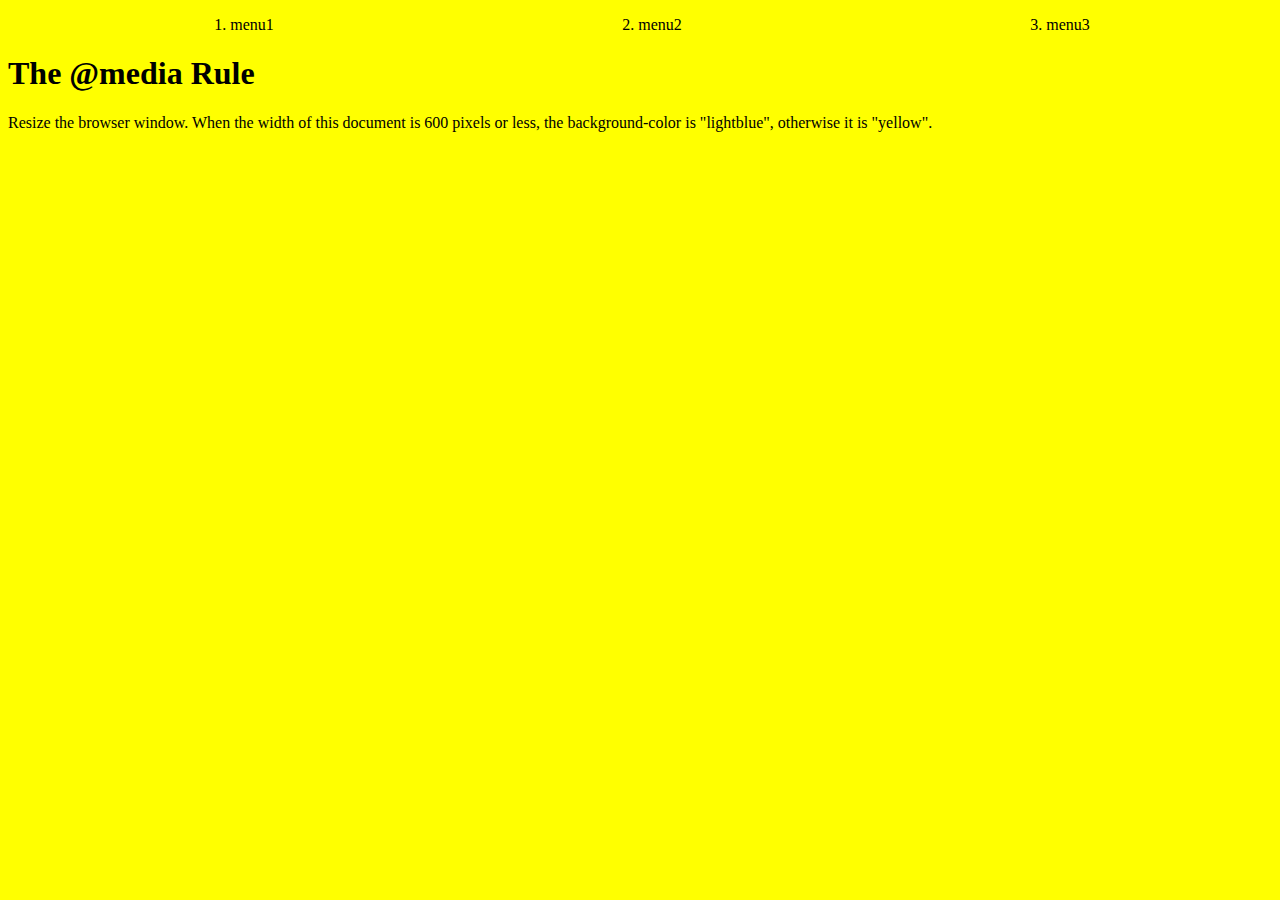
<file: Media-Queries/index.html>
<!DOCTYPE html>
<html lang="en">
<head>
    <meta charset="UTF-8">
    <meta http-equiv="X-UA-Compatible" content="IE=edge">
    <meta name="viewport" content="width=device-width, initial-scale=1.0">
    <title>Document</title>
    <link rel="stylesheet" href="design.css">
</head>
<body> 
    <nav>
        <ol  class="menu">
            <li>menu1</li>
            <li>menu2</li>
            <li>menu3</li>
        </ol>

    </nav>
<h1>The @media Rule</h1>
<p>Resize the browser window. When the width of this document is 600 pixels or less, the background-color is "lightblue", otherwise it is "yellow".</p>
</body>
</html>
</file>
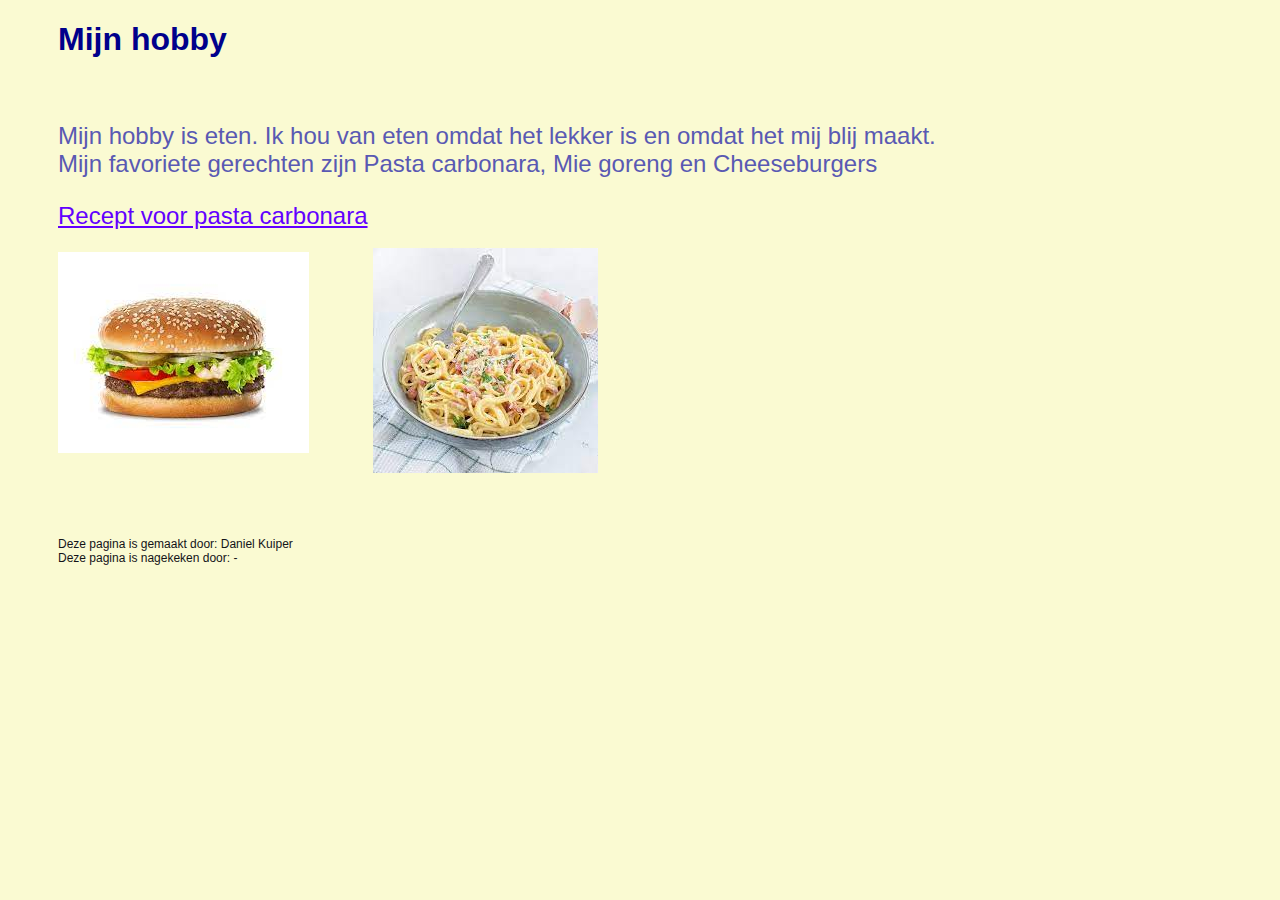
<file: Opdracht-2.1/index.html>
<!DOCTYPE html>
<html lang="en">
<head>
    <meta charset="UTF-8">
    <meta http-equiv="X-UA-Compatible" content="IE=edge">
    <meta name="viewport" content="width=device-width, initial-scale=1.0">
    <title>basis html</title>
    <link rel="stylesheet" href="design.css">
</head>
<body>
<h1>Mijn hobby</h1><br/>
<p>Mijn hobby is eten. Ik hou van eten omdat het lekker is en omdat het mij blij maakt.<br/> Mijn favoriete gerechten zijn Pasta carbonara, Mie goreng en Cheeseburgers</p>
<a href="https://www.leukerecepten.nl/recepten/pasta-carbonara-recept/" target="_blank" >Recept voor pasta carbonara</a><br/><br/>
<img class="cheeseburger" src="./img/Cheeseburger.jpg" alt="Cheeseburger">
<img class="pastacarbonara" src="./img/Pasta.Carbonara.jpg" alt="Pasta.Carbonara">
<p class="naam">Deze pagina is gemaakt door: Daniel Kuiper <br/> Deze pagina is nagekeken door: -</p>
</body>
</html>
</file>
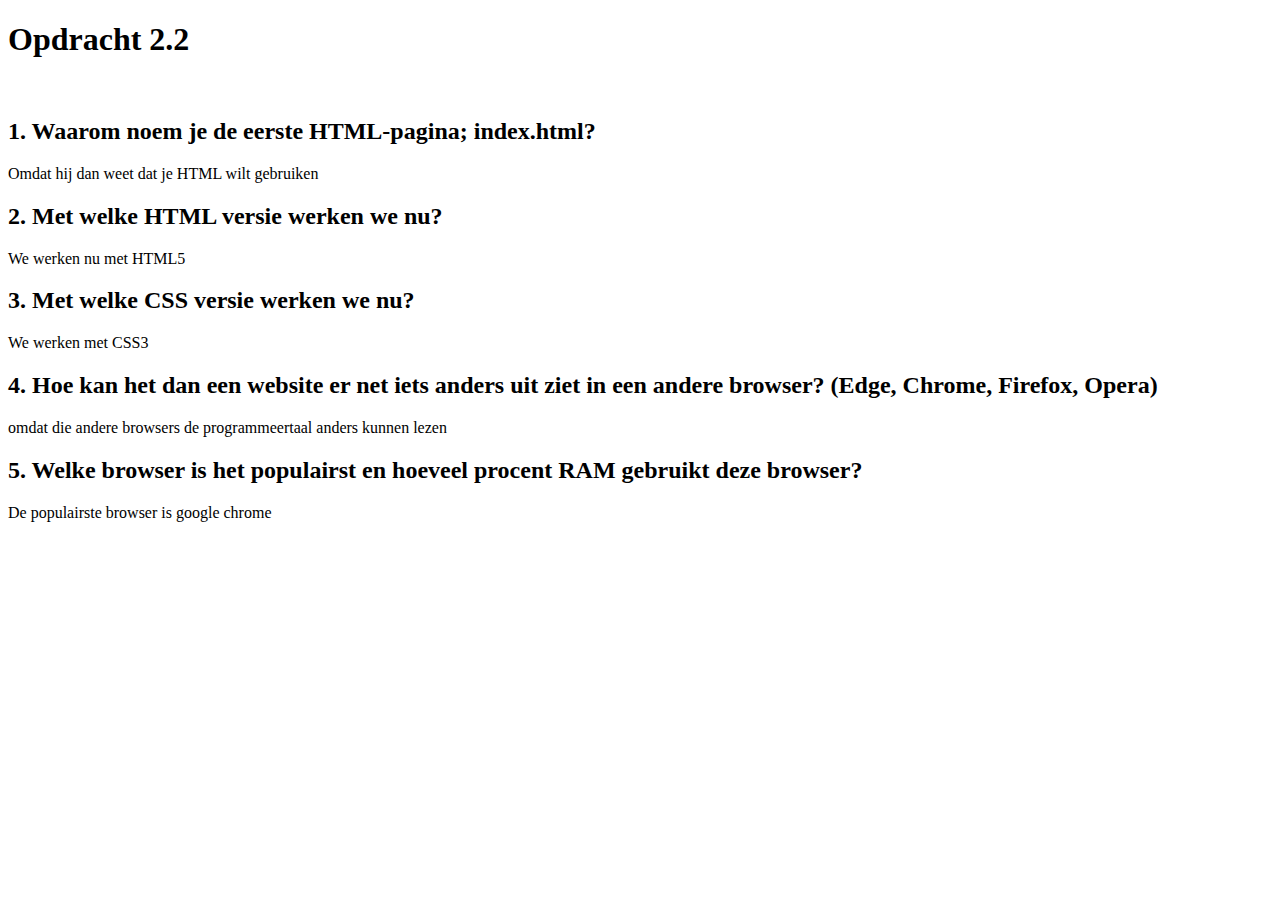
<file: Opdracht-2.2/index.html>
<!DOCTYPE html>
<html lang="en">
<head>
    <meta charset="UTF-8">
    <meta http-equiv="X-UA-Compatible" content="IE=edge">
    <meta name="viewport" content="width=device-width, initial-scale=1.0">
    <title>Document</title>
</head>
<body>
<h1>Opdracht 2.2</h1> <br/>
<h2>1. Waarom noem je de eerste HTML-pagina; index.html? <br/></h2>
<p>Omdat hij dan weet dat je HTML wilt gebruiken<br/></p>
<h2>2. Met welke HTML versie werken we nu?<br/></h2>
<p>We werken nu met HTML5</p>
<h2>3. Met welke CSS versie werken we nu?<br/></h2>
<p>We werken met CSS3</p>
<h2>4. Hoe kan het dan een website er net iets anders uit ziet in een andere browser? (Edge, Chrome, Firefox, Opera)<br/></h2>
<p>omdat die andere browsers de programmeertaal anders kunnen lezen</p>
<h2>5. Welke browser is het populairst en hoeveel procent RAM gebruikt deze browser?<br/></h2>
<p>De populairste browser is google chrome</p>
</body>
</html>
</file>
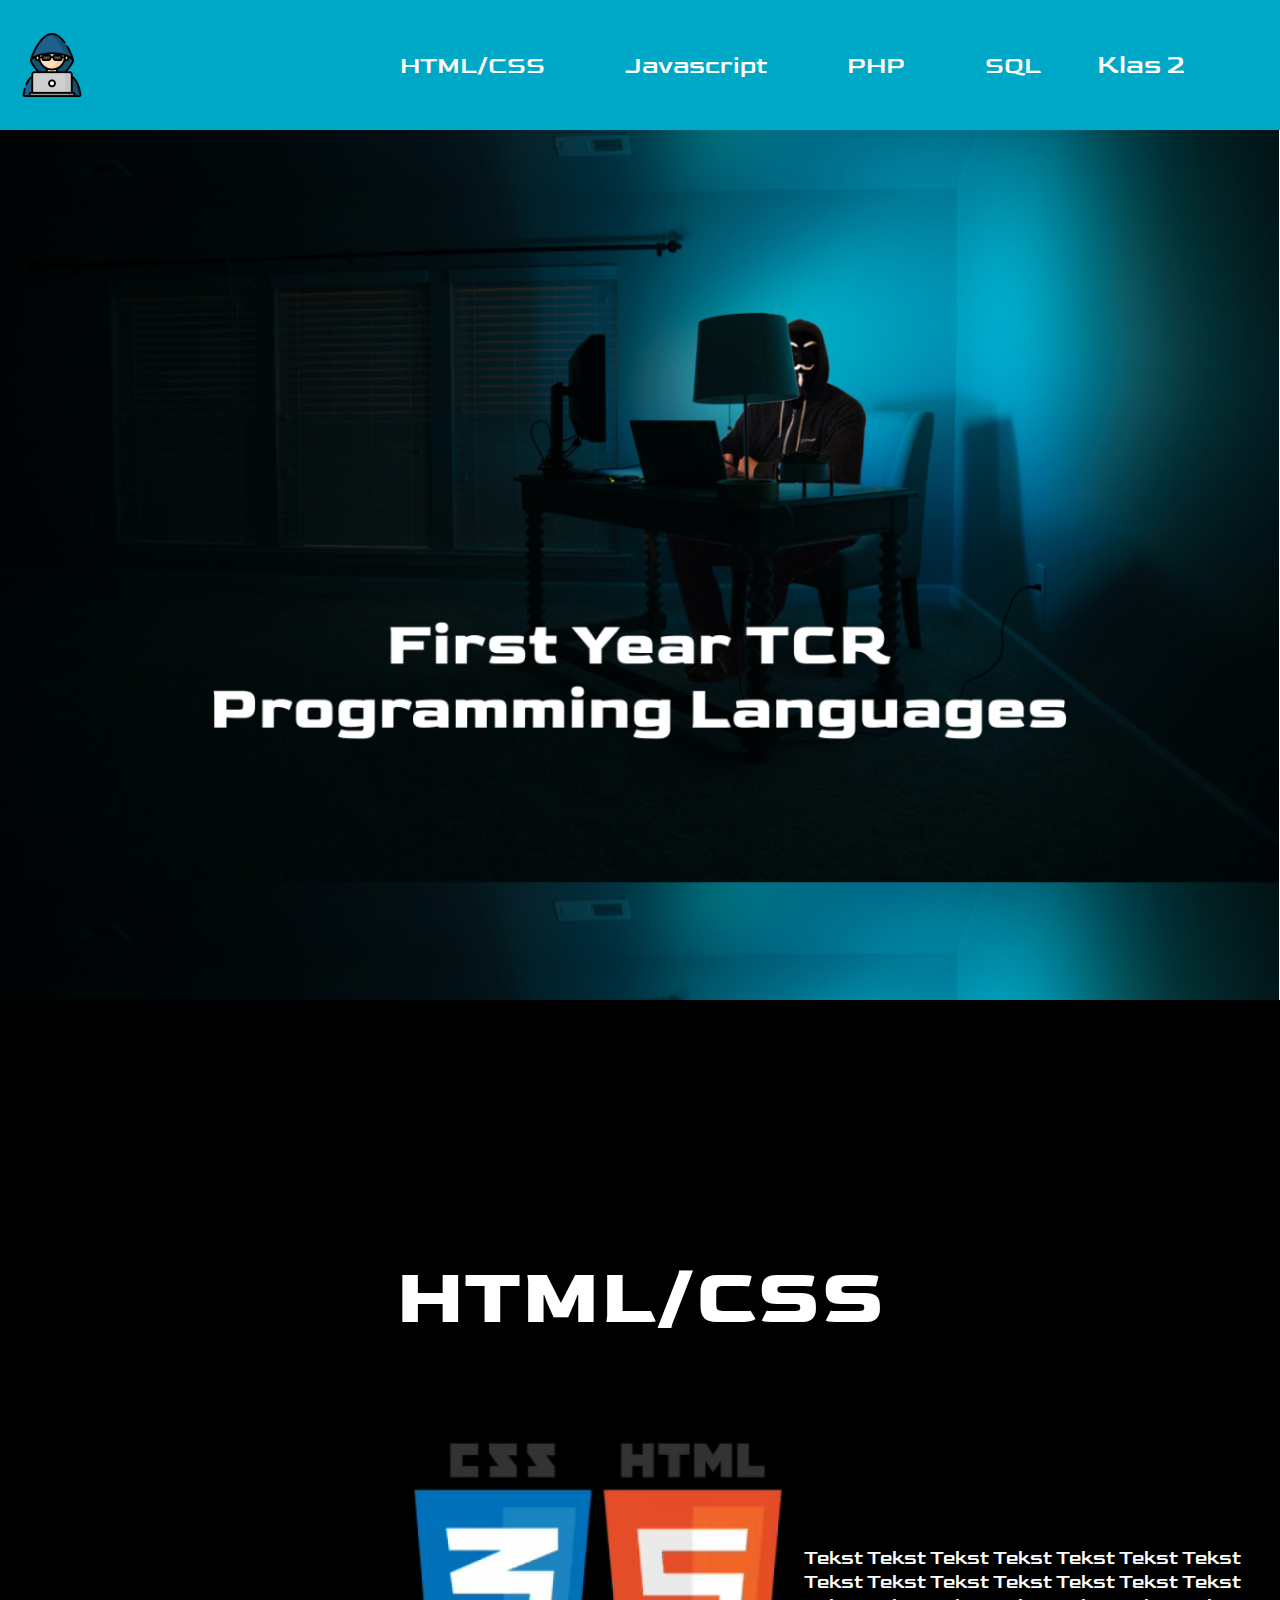
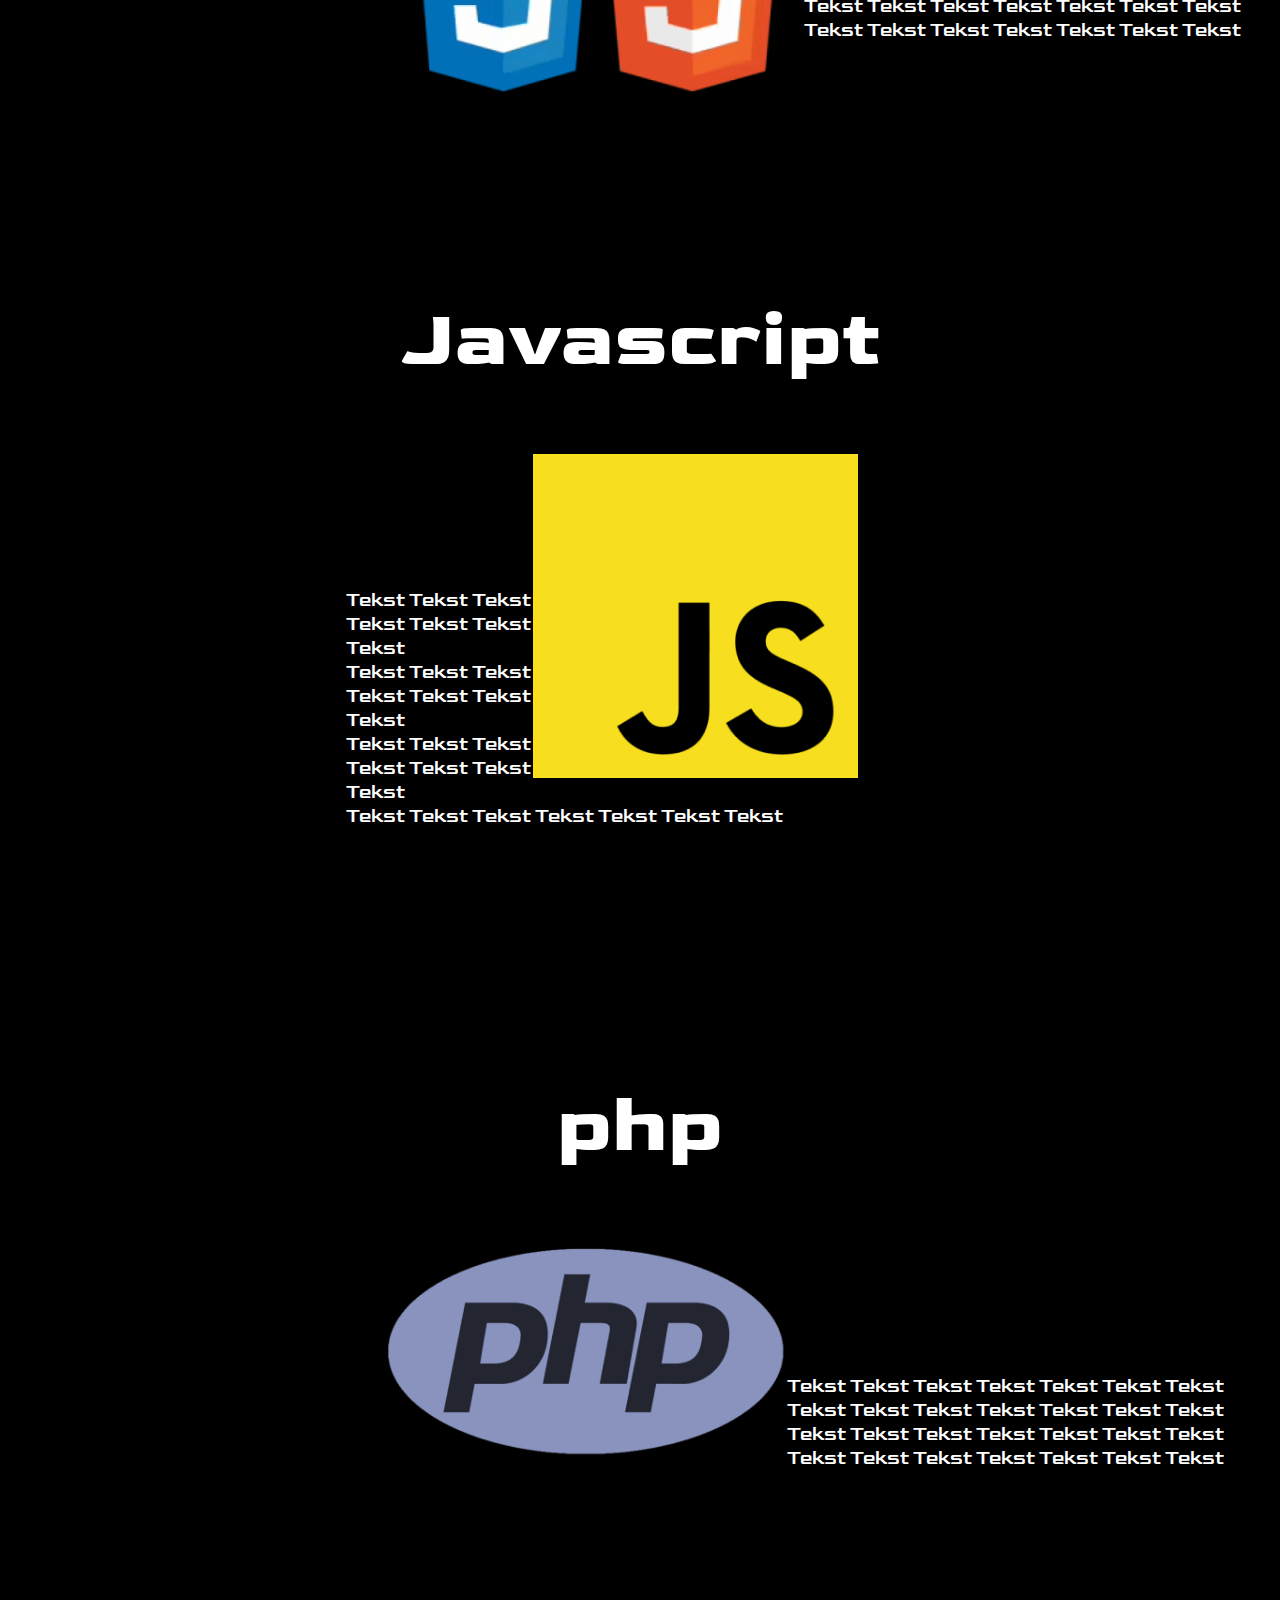
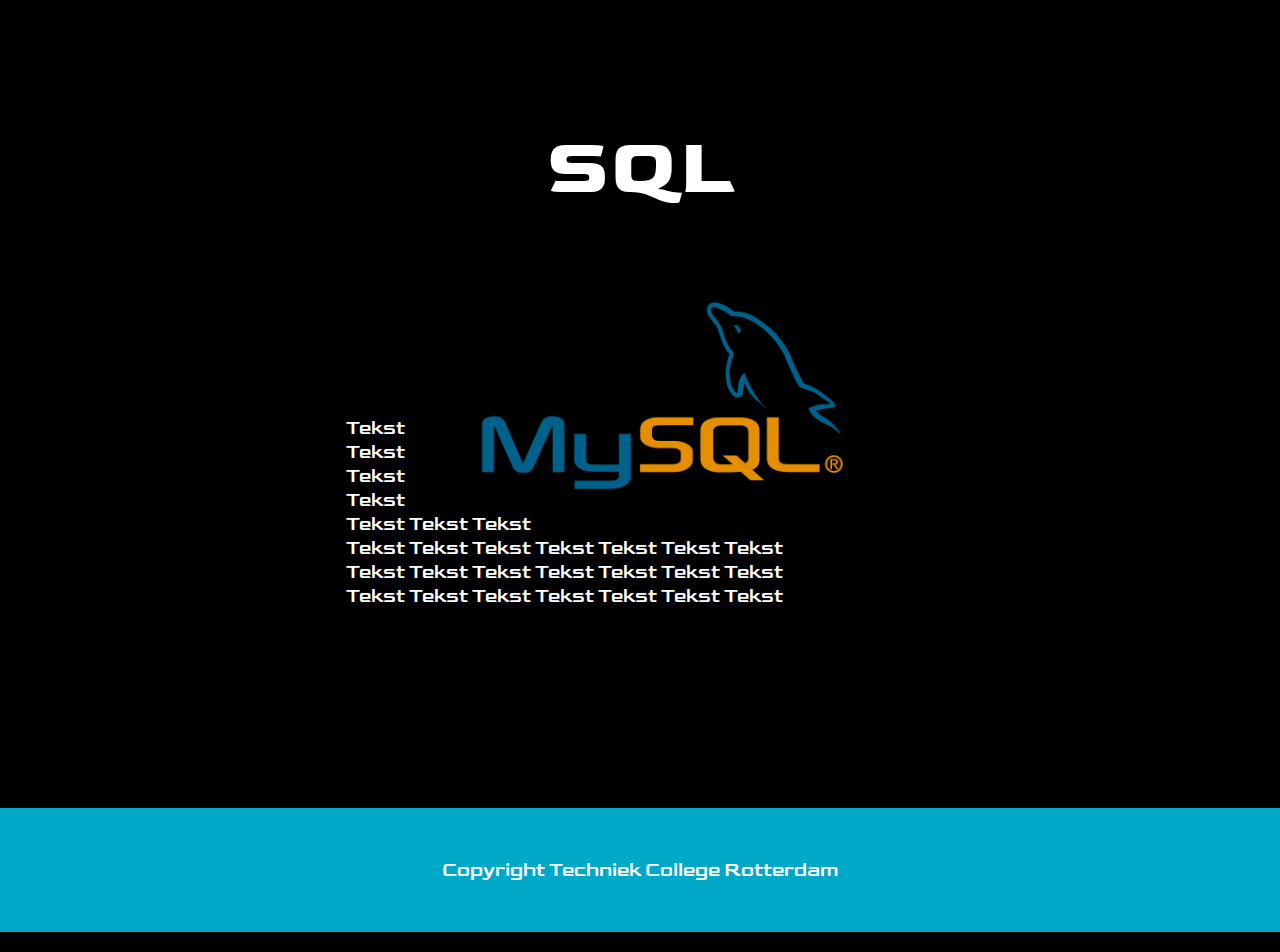
<file: Opdracht-3.1/index.html>
<!DOCTYPE html>
<html lang="en">
  <head>
    <meta charset="UTF-8" />
    <meta http-equiv="X-UA-Compatible" content="IE=edge" />
    <meta name="viewport" content="width=device-width, initial-scale=1.0" />
    <link rel="preconnect" href="https://fonts.googleapis.com" />
    <link rel="preconnect" href="https://fonts.gstatic.com" crossorigin />
    <link
      href="https://fonts.googleapis.com/css2?family=Goldman:wght@700&display=swap"
      rel="stylesheet"
    />
    <link rel="stylesheet" href="design.css"/>
    <title>Opdracht 3</title>
  </head>
  <body>
    <nav>
      <img src="./img/hacker.png" id="logo" />
      <ul>
        <li><a href="#">HTML/CSS</a></li>
        <li><a href="#">Javascript</a></li>
        <li><a href="#">PHP</a></li>
        <li><a href="#">SQL</a></li>
        <div class="dropdown">
          <button class="dropbtn">Klas 2
            <i class="fa fa-caret-down"></i>
          </button>
          <div class="dropdown-content">
            <a href="#">Link 1</a>
            <a href="#">Link 2</a>
            <a href="#">Link 3</a>
          </div>
      </ul>
    </nav>
<main>
  <section>
    <article class="ar1">
    </article>
    <article>
      <h2>HTML/CSS</h2>
      <img src="./img/HTMLCSS.png" class="Li">
      <p class="Rt">Tekst Tekst Tekst Tekst Tekst Tekst Tekst <br/>Tekst Tekst Tekst Tekst Tekst Tekst Tekst <br/>Tekst Tekst Tekst Tekst Tekst Tekst Tekst <br/>Tekst Tekst Tekst Tekst Tekst Tekst Tekst <br/></p>
    </article>
    <article>
      <h2>Javascript</h2>
      <img src="./img/js.png" class="Ri">
      <p class="Lt">Tekst Tekst Tekst Tekst Tekst Tekst Tekst <br/>Tekst Tekst Tekst Tekst Tekst Tekst Tekst <br/>Tekst Tekst Tekst Tekst Tekst Tekst Tekst <br/>Tekst Tekst Tekst Tekst Tekst Tekst Tekst <br/></p>
    </article>
    <article>
      <h2>php</h2>
      <img src="./img/php.png" class="Li">
      <p class="Rt">Tekst Tekst Tekst Tekst Tekst Tekst Tekst <br/>Tekst Tekst Tekst Tekst Tekst Tekst Tekst <br/>Tekst Tekst Tekst Tekst Tekst Tekst Tekst <br/>Tekst Tekst Tekst Tekst Tekst Tekst Tekst <br/></p>
    </article>
    <article>
      <h2>SQL</h2>
      <img src="./img/sql.png" class="Ri">
      <p class="Lt">Tekst Tekst Tekst Tekst Tekst Tekst Tekst <br/>Tekst Tekst Tekst Tekst Tekst Tekst Tekst <br/>Tekst Tekst Tekst Tekst Tekst Tekst Tekst <br/>Tekst Tekst Tekst Tekst Tekst Tekst Tekst <br/></p>
    </article>
  </section>
</main>
<footer> 
  <p class="fp">Copyright Techniek College Rotterdam</p>  
</footer>
  </body>
</html>
</file>
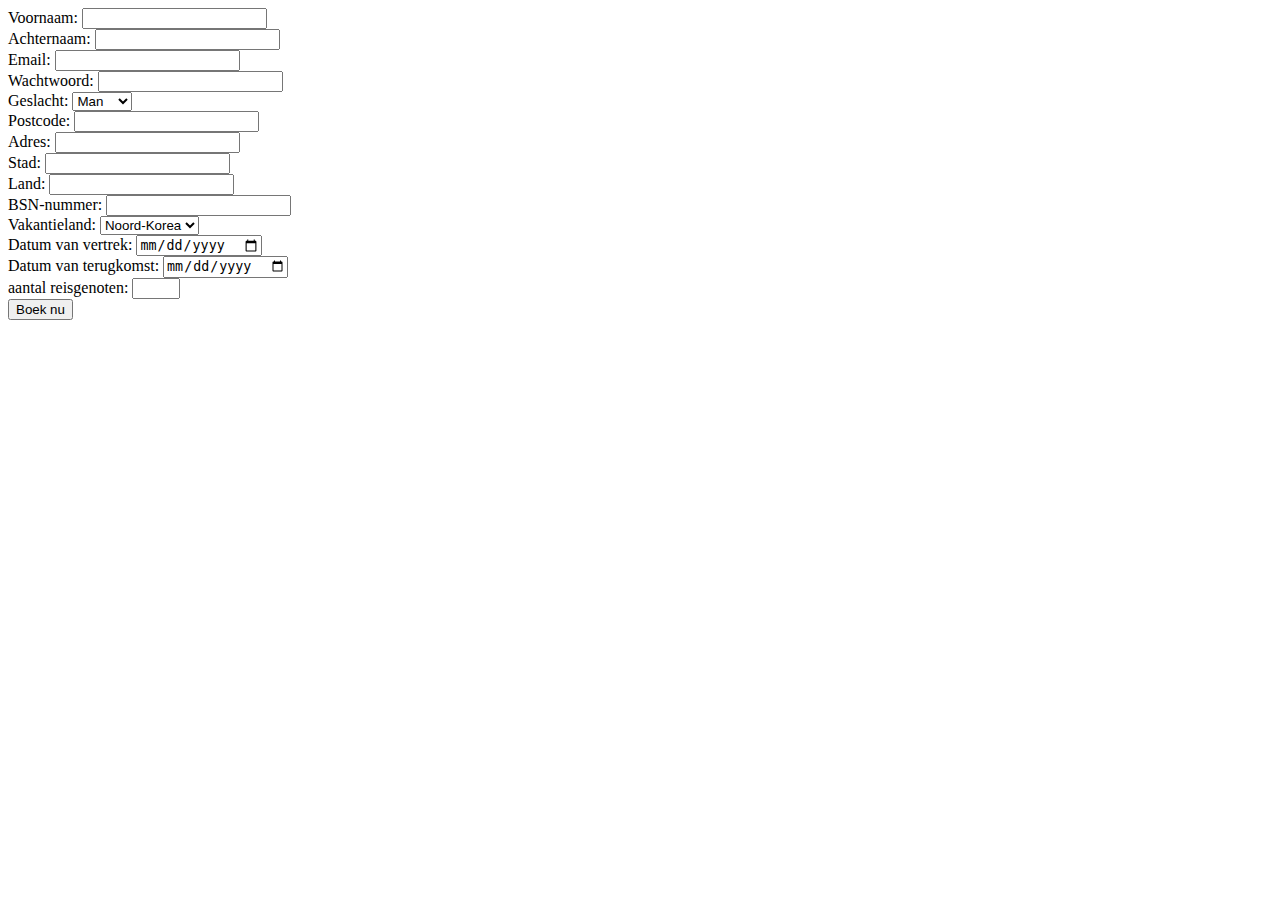
<file: Opdracht-3.2/index.html>
<!DOCTYPE html>
<html lang="en">
<head>
    <meta charset="UTF-8">
    <meta http-equiv="X-UA-Compatible" content="IE=edge">
    <meta name="viewport" content="width=device-width, initial-scale=1.0">
    <title>Document</title>
</head>
<body>
    <form>
     <label for="fname">Voornaam:</label>
     <input type="text" name="fname" id="fname" pattern="[a-zA-Z]*" required><br/>

     <label for="lname">Achternaam:</label>
     <input type="text" name="lname" id="lname" pattern="[a-zA-Z]*" required><br/>

     <Label for="email">Email:</Label>
     <input type="email" name="email" id="email" required><br/>

     <label for="wachtwoord">Wachtwoord:</label>
     <input type="password" name="wachtwoord" required><br/>

    <label for="geslacht">Geslacht:</label>
    <select name="geslacht" id="geslacht">
    <option value="Man">Man</option>
    <option value="Vrouw">Vrouw</option>
    </select><br/>

    <label for="postcode">Postcode:</label>
    <input type="text" name="postcode" id="postcode" required><br/>

    <label for="adres">Adres:</label>
    <input type="text" name="adres" id="adres" required><br/>

    <label for="stad">Stad:</label>
    <input type="text" name="stad" id="stad" required><br/>

    <label for="land">Land:</label>
    <input type="text" name="land" id="land" required><br/>

    <label for="bsn">BSN-nummer:</label>
    <input type="text" name="bsn" id="bsn" maxlength="9" pattern="[1-9]*" required><br/>

    <label for="landen">Vakantieland:</label>
    <select name="Landen" id="landen">
    <option value="nk">Noord-Korea</option>
    <option value="duitsland">Duitsland</option>
    <option value="rusland">Rusland</option>
    <option value="canada">Canada</option>
    </select><br/>

    <label for="date">Datum van vertrek:</label>
    <input type="date" name="date" id="date" min="2022-09-15"><br/>

    <label for="datet">Datum van terugkomst:</label>
    <input type="date" name="datet" id="datet" min="2022-09-15"><br/>

    <label for="reisgenoten">aantal reisgenoten:</label>
    <input type="number" name="reisgenoten" id="reisgenoten" min="0" max="4"><br/>

    <button>Boek nu</button>
    </form>
</body>
</html>
</file>
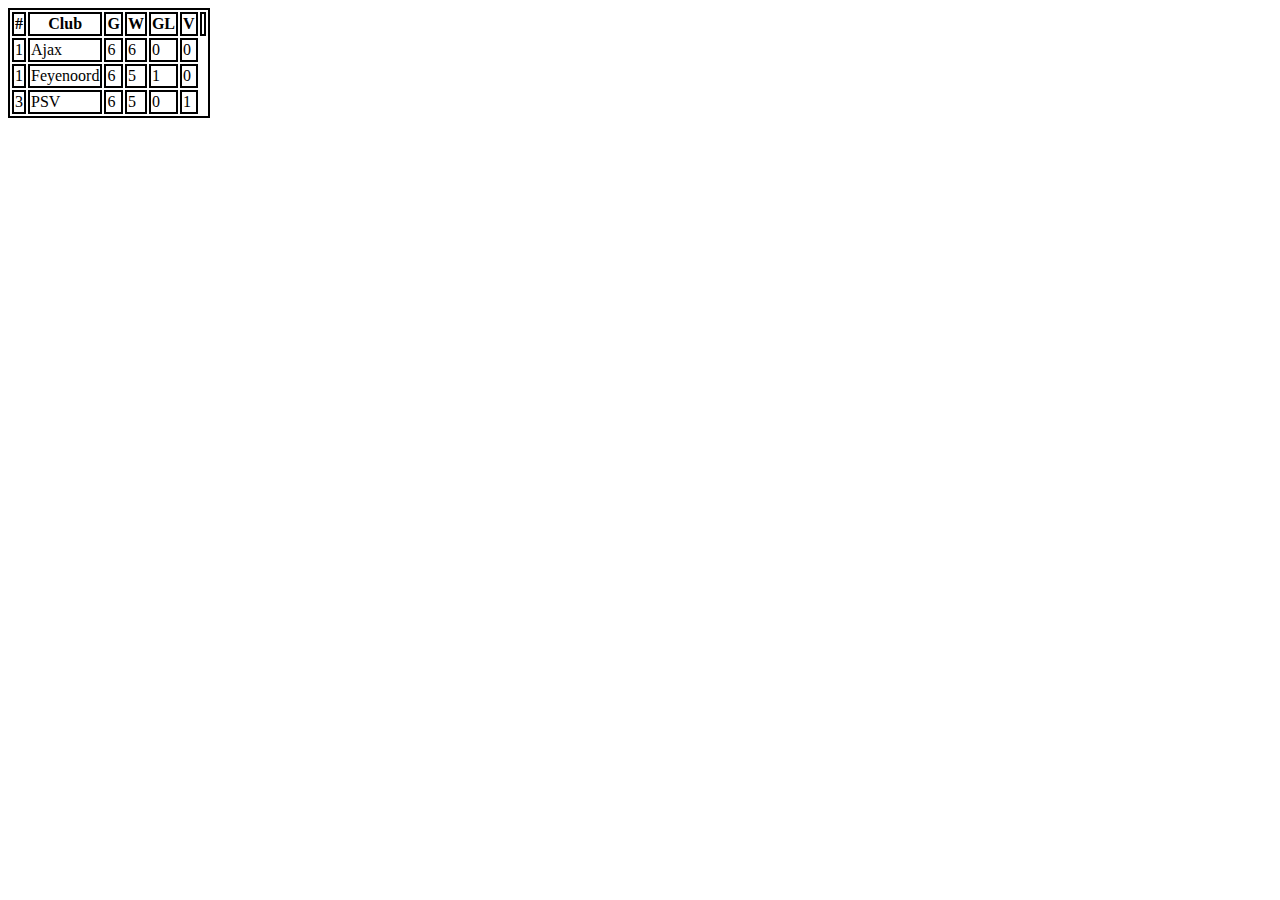
<file: Opdracht-3.3/index.html>
<!DOCTYPE html>
<html lang="en">
<head>
    <meta charset="UTF-8">
    <meta http-equiv="X-UA-Compatible" content="IE=edge">
    <meta name="viewport" content="width=device-width, initial-scale=1.0">
    <title>Document</title>
    <link rel="stylesheet" href="design.css">
</head>
<body>
    <table>
        <tr>
            <th>#</th>
            <th>Club</th>
            <th>G</th>
            <th>W</th>
            <th>GL</th>
            <th>V<th>
          </tr>
          <tr>
            <td>1</td>
            <td>Ajax</td>
            <td>6</td>
            <td>6</td>
            <td>0</td>
            <td>0</td>
          </tr>
          <tr>
          <td>1</td>
          <td>Feyenoord</td>
          <td>6</td>
          <td>5</td>
          <td>1</td>
          <td>0</td>
          </tr>
          <tr>
            <td>3</td>
            <td>PSV</td>
            <td>6</td>
            <td>5</td>
            <td>0</td>
            <td>1</td>
          </tr>
    </table>
</body>
</html>
</file>
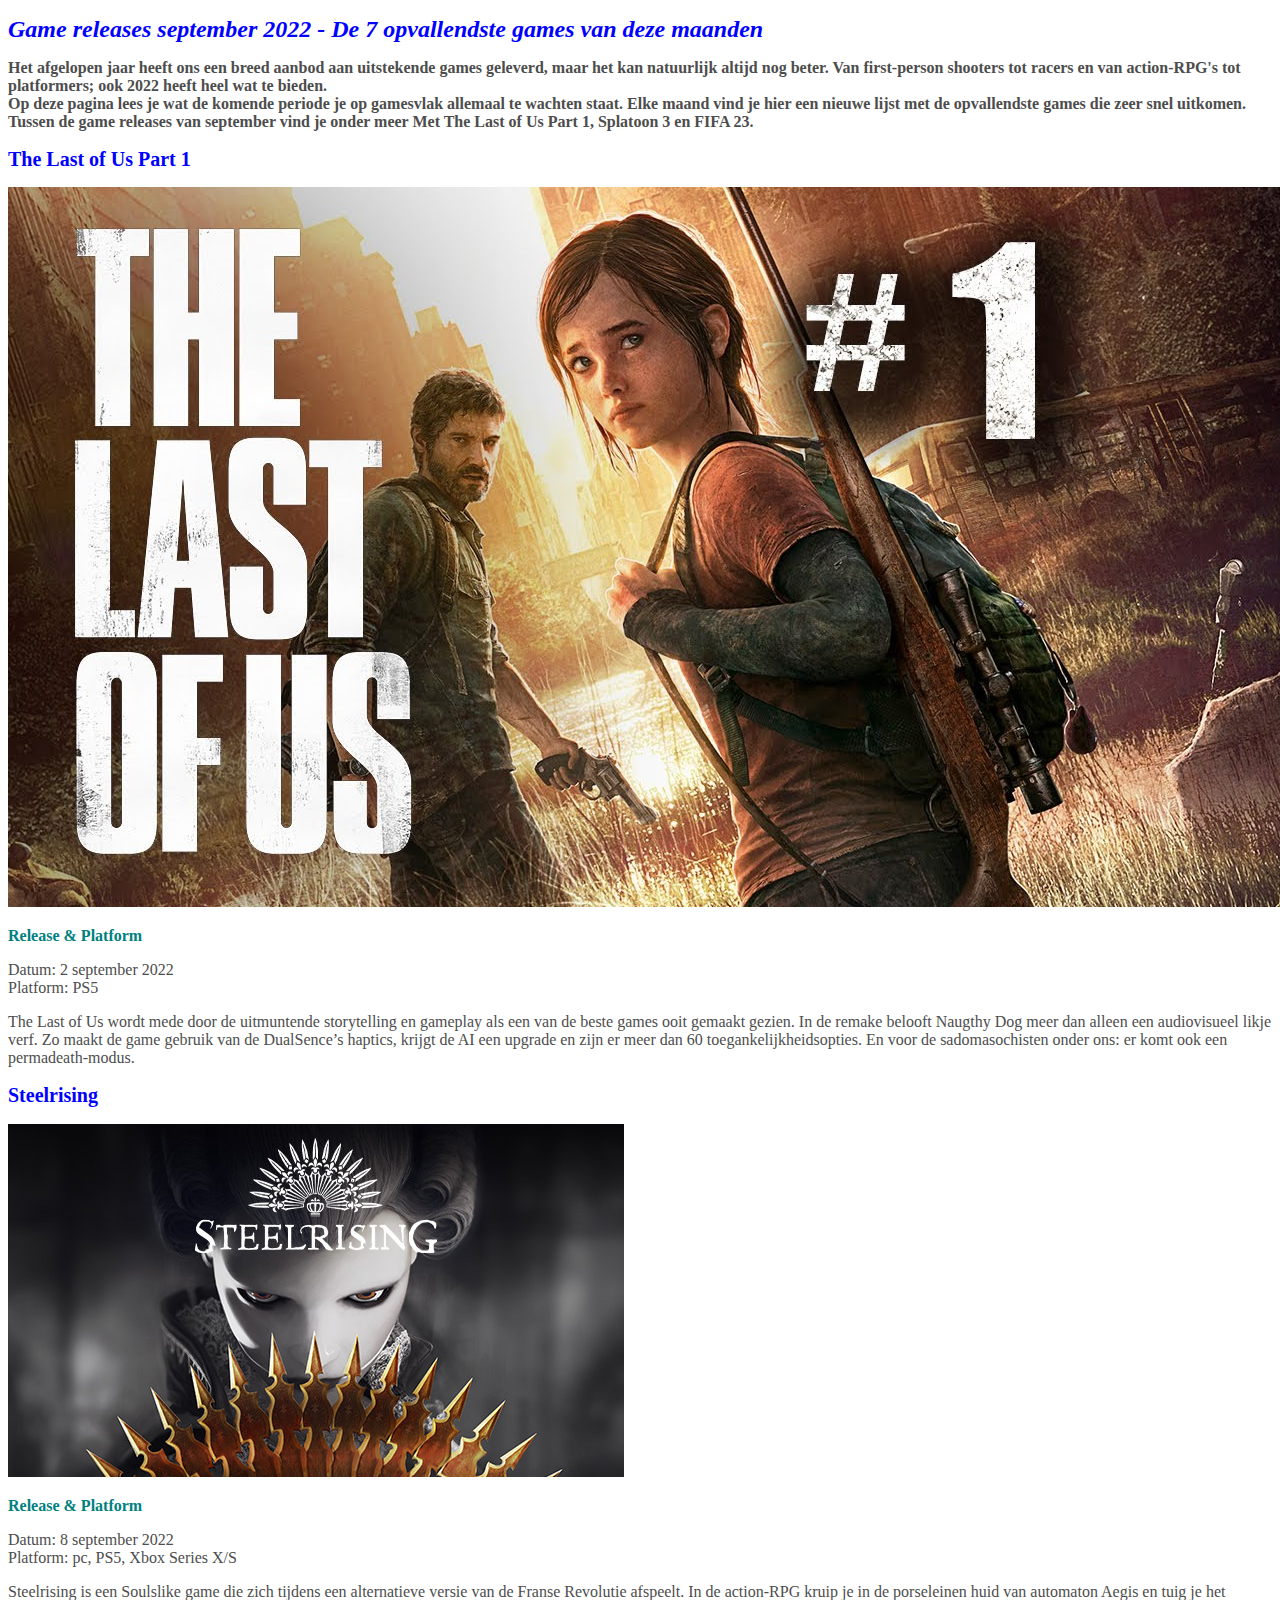
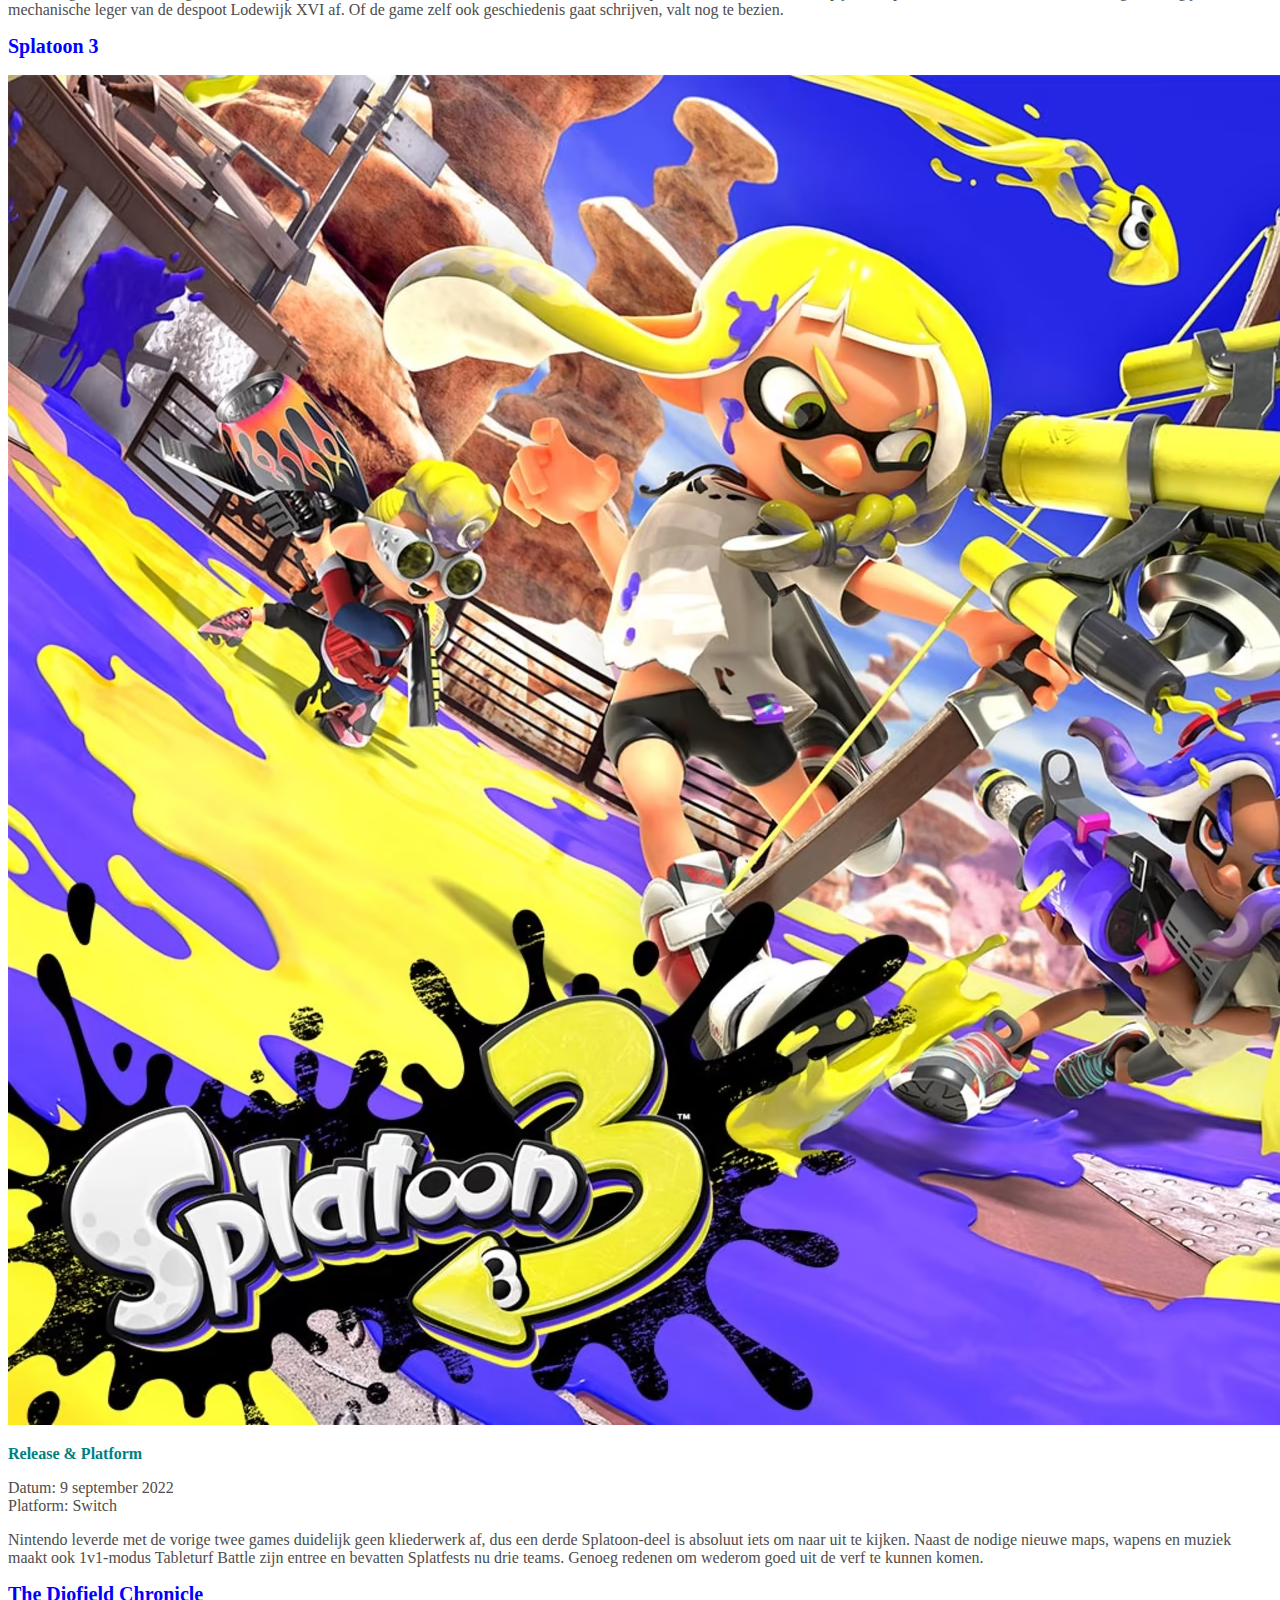
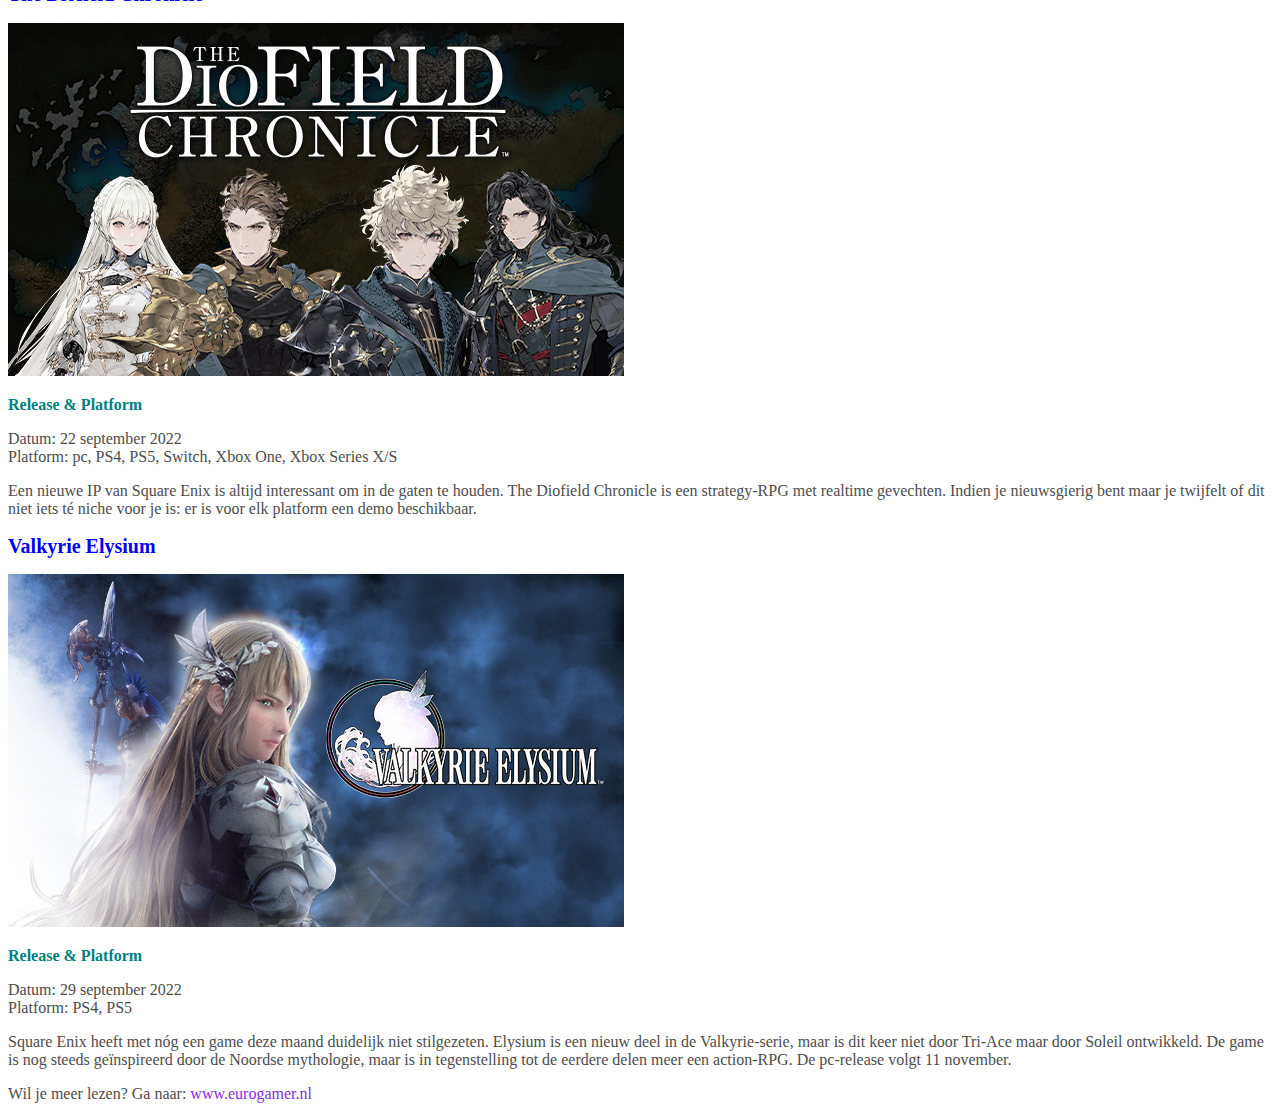
<file: opdracht-4.1/index.html>
<!DOCTYPE html>
<html lang="en">

<head>
    <meta charset="UTF-8">
    <meta http-equiv="X-UA-Compatible" content="IE=edge">
    <meta name="viewport" content="width=device-width, initial-scale=1.0">
    <title>Opdracht 4.1 - Font & Color</title>
    <link rel="stylesheet" href="design.css">
</head>

<body>
    <main>
        <header>
            <h1>Game releases september 2022 - De 7 opvallendste games van deze maanden</h1>

            <p class="p1">Het afgelopen jaar heeft ons een breed aanbod aan uitstekende games geleverd, maar het kan natuurlijk
                altijd nog beter. Van first-person shooters tot racers en van action-RPG's tot platformers; ook 2022
                heeft heel wat te bieden.
                <br>
                Op deze pagina lees je wat de komende periode je op gamesvlak allemaal te wachten staat. Elke maand vind
                je hier
                een nieuwe lijst met de opvallendste games die zeer snel uitkomen. Tussen de game releases van september
                vind je onder meer Met The Last of Us Part 1, Splatoon 3 en FIFA 23.
            </p>
        </header>
        <section>
            <article>
                <h2>The Last of Us Part 1</h2>
                <img src="./img/lastpart.jpeg" alt="The last part of us part 1">
                <h3>Release & Platform</h3>
                <p>Datum: 2 september 2022 <br>
                    Platform: PS5</p>
                <p>
                    The Last of Us wordt mede door de uitmuntende storytelling en gameplay als een van de beste games
                    ooit
                    gemaakt gezien. In de remake belooft Naugthy Dog meer dan alleen een audiovisueel likje verf. Zo
                    maakt
                    de game
                    gebruik van de DualSence’s haptics, krijgt de AI een upgrade en zijn er meer dan 60
                    toegankelijkheidsopties. En
                    voor de sadomasochisten onder ons: er komt ook een permadeath-modus.
                </p>
            </article>
            <article>
                <h2>Steelrising</h2>
                <img src="./img/steelrising.jpeg" alt="Steelrising">
                <h3>Release & Platform</h3>
                <p>Datum: 8 september 2022 <br>
                    Platform: pc, PS5, Xbox Series X/S</p>
                <p>Steelrising is een Soulslike game die zich tijdens een alternatieve versie van de Franse Revolutie
                    afspeelt. In de action-RPG kruip je in de porseleinen huid van automaton Aegis en tuig je het
                    mechanische leger van
                    de despoot Lodewijk XVI af. Of de game zelf ook geschiedenis gaat schrijven, valt nog te bezien.</p>
            </article>
            <article>
                <h2>Splatoon 3</h2>
                <img src="./img/platoon3.avif" alt="Splatoon 3">
                <h3>Release & Platform</h3>
                <p>Datum: 9 september 2022 <br>
                    Platform: Switch</p>
                <p> Nintendo leverde met de vorige twee games duidelijk geen kliederwerk af, dus een derde Splatoon-deel
                    is
                    absoluut iets om naar uit te kijken. Naast de nodige nieuwe maps, wapens en muziek maakt ook
                    1v1-modus
                    Tableturf
                    Battle zijn entree en bevatten Splatfests nu drie teams. Genoeg redenen om wederom goed uit de verf
                    te
                    kunnen komen.
                </p>
            </article>
            <article>
                <h2>The Diofield Chronicle</h2>
                <img src="./img/diofield.jpeg" alt="The Diofield Chronicle">
                <h3>Release & Platform</h3>
                <p>Datum: 22 september 2022 <br>
                    Platform: pc, PS4, PS5, Switch, Xbox One, Xbox Series X/S</p>
                <p>Een nieuwe IP van Square Enix is altijd interessant om in de gaten te houden. The Diofield Chronicle
                    is
                    een strategy-RPG met realtime gevechten. Indien je nieuwsgierig bent maar je twijfelt of dit niet
                    iets
                    té
                    niche voor je is: er is voor elk platform een demo beschikbaar.</p>
            </article>
            <article>
                <h2>Valkyrie Elysium</h2>
                <img src="./img/valkyrie.jpeg" alt="Valkyrie Elysium">
                <h3>Release & Platform</h3>
                <p>Datum: 29 september 2022 <br>
                    Platform: PS4, PS5</p>
                <p>Square Enix heeft met nóg een game deze maand duidelijk niet stilgezeten. Elysium is een nieuw deel
                    in de
                    Valkyrie-serie, maar is dit keer niet door Tri-Ace maar door Soleil ontwikkeld. De game is nog
                    steeds
                    geïnspireerd door de Noordse mythologie, maar is in tegenstelling tot de eerdere delen meer een
                    action-RPG.
                    De pc-release volgt 11 november.</p>
            </article>

            <p>Wil je meer lezen? Ga naar:
                <a href="https://www.eurogamer.nl/game-releases-de-opvallendste-games-van-deze-maand">www.eurogamer.nl</a>
            </p>
        </section>

    </main>

</body>

</html>
</file>
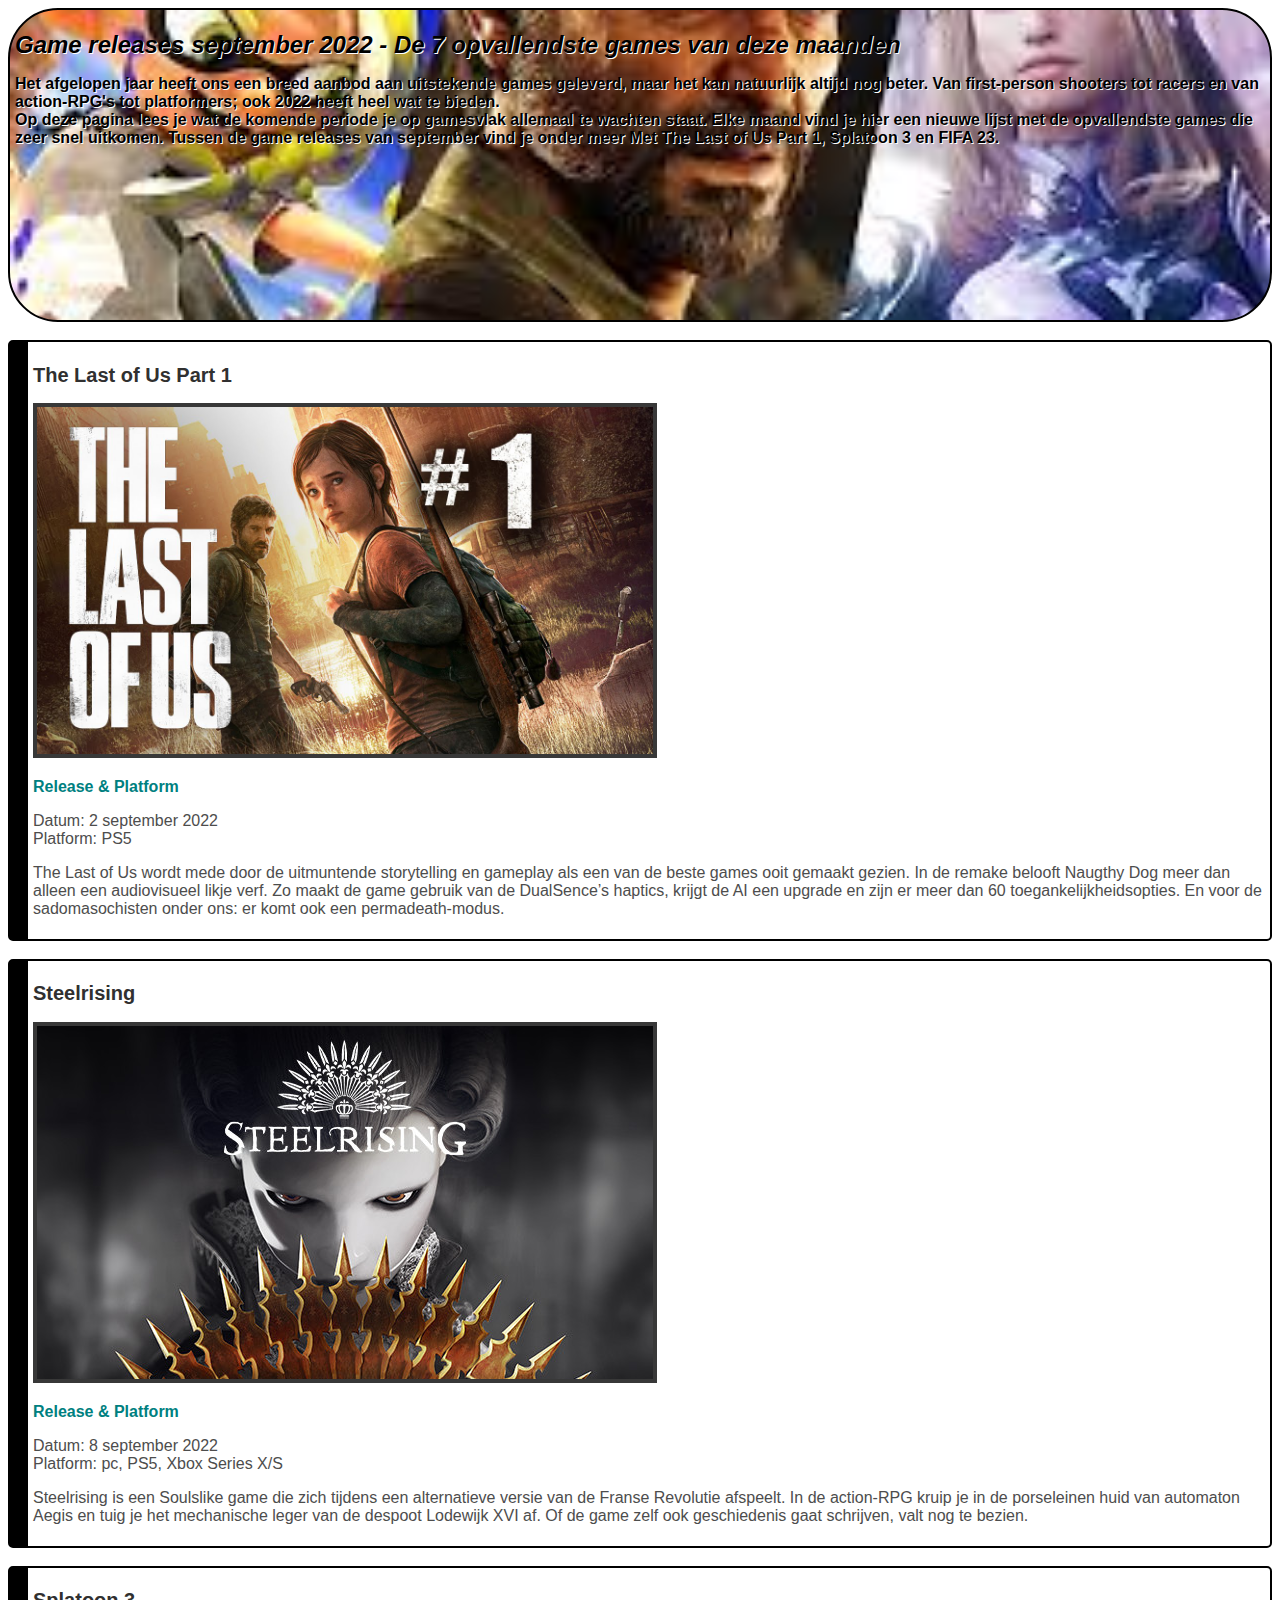
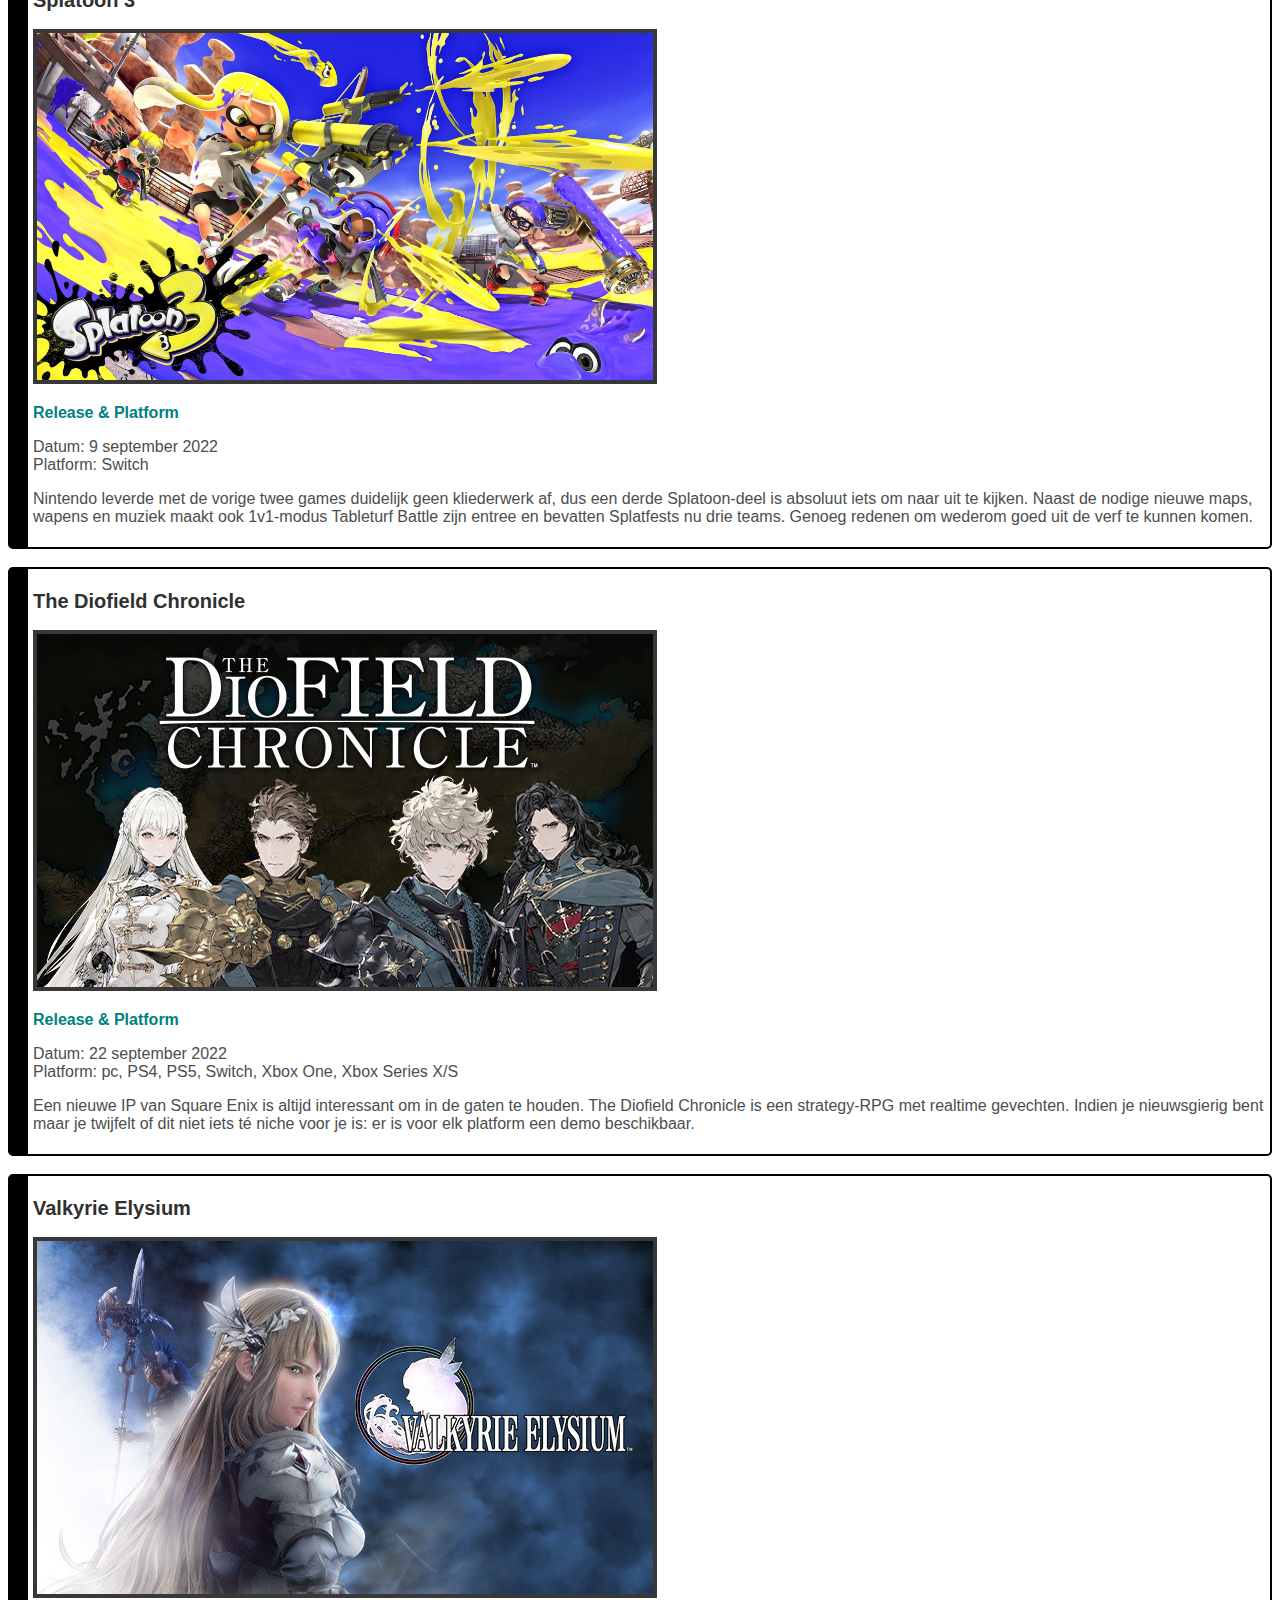
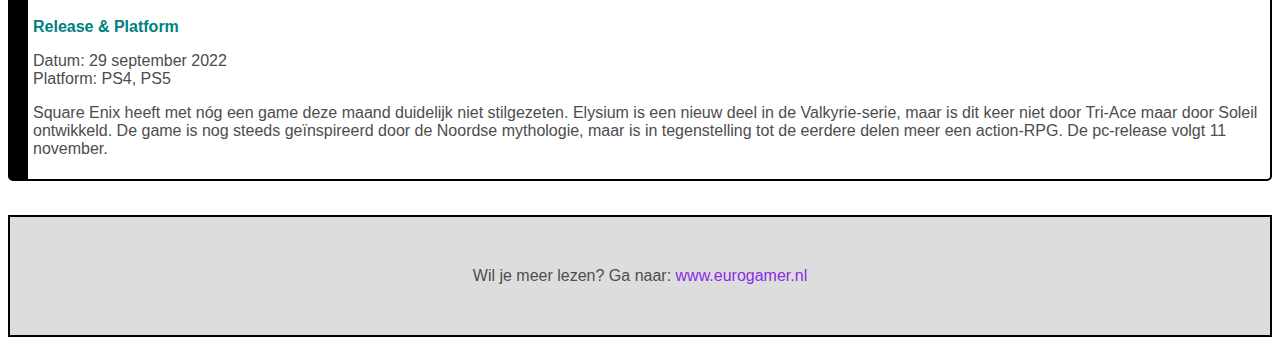
<file: opdracht-4.2/index.html>
<!DOCTYPE html>
<html lang="en">

<head>
    <meta charset="UTF-8">
    <meta http-equiv="X-UA-Compatible" content="IE=edge">
    <meta name="viewport" content="width=device-width, initial-scale=1.0">
    <title>Opdracht 4.1 - Font & Color</title>
    <link rel="stylesheet" href="design.css">
</head>

<body>
    <main>
        <header>
            <h1>Game releases september 2022 - De 7 opvallendste games van deze maanden</h1>

            <p class="p1">Het afgelopen jaar heeft ons een breed aanbod aan uitstekende games geleverd, maar het kan natuurlijk
                altijd nog beter. Van first-person shooters tot racers en van action-RPG's tot platformers; ook 2022
                heeft heel wat te bieden.
                <br>
                Op deze pagina lees je wat de komende periode je op gamesvlak allemaal te wachten staat. Elke maand vind
                je hier
                een nieuwe lijst met de opvallendste games die zeer snel uitkomen. Tussen de game releases van september
                vind je onder meer Met The Last of Us Part 1, Splatoon 3 en FIFA 23.
            </p>
        </header><br/>
        <section>
            <article>
                <h2>The Last of Us Part 1</h2>
                <img src="./img/lastpart.jpeg" alt="The last part of us part 1">
                <h3>Release & Platform</h3>
                <p>Datum: 2 september 2022 <br>
                    Platform: PS5</p>
                <p>
                    The Last of Us wordt mede door de uitmuntende storytelling en gameplay als een van de beste games
                    ooit
                    gemaakt gezien. In de remake belooft Naugthy Dog meer dan alleen een audiovisueel likje verf. Zo
                    maakt
                    de game
                    gebruik van de DualSence’s haptics, krijgt de AI een upgrade en zijn er meer dan 60
                    toegankelijkheidsopties. En
                    voor de sadomasochisten onder ons: er komt ook een permadeath-modus.
                </p>
            </article><br/>
            <article>
                <h2>Steelrising</h2>
                <img src="./img/steelrising.jpeg" alt="Steelrising">
                <h3>Release & Platform</h3>
                <p>Datum: 8 september 2022 <br>
                    Platform: pc, PS5, Xbox Series X/S</p>
                <p>Steelrising is een Soulslike game die zich tijdens een alternatieve versie van de Franse Revolutie
                    afspeelt. In de action-RPG kruip je in de porseleinen huid van automaton Aegis en tuig je het
                    mechanische leger van
                    de despoot Lodewijk XVI af. Of de game zelf ook geschiedenis gaat schrijven, valt nog te bezien.</p>
            </article><br/>
            <article>
                <h2>Splatoon 3</h2>
                <img src="./img/platoon3.avif" alt="Splatoon 3">
                <h3>Release & Platform</h3>
                <p>Datum: 9 september 2022 <br>
                    Platform: Switch</p>
                <p> Nintendo leverde met de vorige twee games duidelijk geen kliederwerk af, dus een derde Splatoon-deel
                    is
                    absoluut iets om naar uit te kijken. Naast de nodige nieuwe maps, wapens en muziek maakt ook
                    1v1-modus
                    Tableturf
                    Battle zijn entree en bevatten Splatfests nu drie teams. Genoeg redenen om wederom goed uit de verf
                    te
                    kunnen komen.
                </p>
            </article><br/>
            <article>
                <h2>The Diofield Chronicle</h2>
                <img src="./img/diofield.jpeg" alt="The Diofield Chronicle">
                <h3>Release & Platform</h3>
                <p>Datum: 22 september 2022 <br>
                    Platform: pc, PS4, PS5, Switch, Xbox One, Xbox Series X/S</p>
                <p>Een nieuwe IP van Square Enix is altijd interessant om in de gaten te houden. The Diofield Chronicle
                    is
                    een strategy-RPG met realtime gevechten. Indien je nieuwsgierig bent maar je twijfelt of dit niet
                    iets
                    té
                    niche voor je is: er is voor elk platform een demo beschikbaar.</p>
            </article><br/>
            <article>
                <h2>Valkyrie Elysium</h2>
                <img src="./img/valkyrie.jpeg" alt="Valkyrie Elysium">
                <h3>Release & Platform</h3>
                <p>Datum: 29 september 2022 <br>
                    Platform: PS4, PS5</p>
                <p>Square Enix heeft met nóg een game deze maand duidelijk niet stilgezeten. Elysium is een nieuw deel
                    in de
                    Valkyrie-serie, maar is dit keer niet door Tri-Ace maar door Soleil ontwikkeld. De game is nog
                    steeds
                    geïnspireerd door de Noordse mythologie, maar is in tegenstelling tot de eerdere delen meer een
                    action-RPG.
                    De pc-release volgt 11 november.</p>
            </article><br/>
        </section>
        <footer>
            <p class="fp">Wil je meer lezen? Ga naar:
                <a href="https://www.eurogamer.nl/game-releases-de-opvallendste-games-van-deze-maand">www.eurogamer.nl</a>
            </p>
        </footer>
    </main>
</body>
</html>
</file>
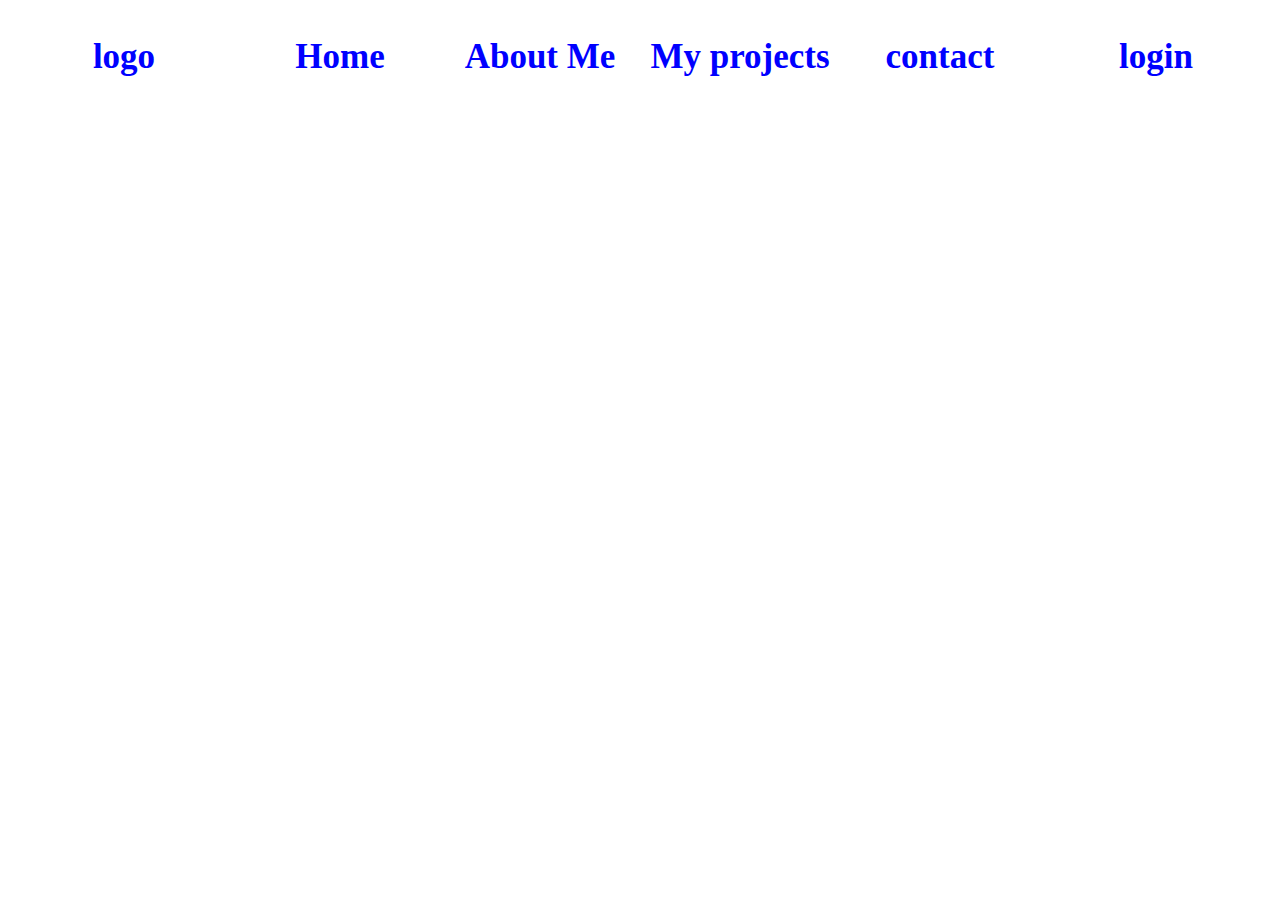
<file: Opdracht-6.3/index.html>
<!DOCTYPE html>
<html lang="en">
<head>
    <meta charset="UTF-8">
    <meta http-equiv="X-UA-Compatible" content="IE=edge">
    <meta name="viewport" content="width=device-width, initial-scale=1.0">
    <title>Document</title>
    <link rel="stylesheet" href="design.css">
</head>
<body>
    <div class="container1">
        <div class="box box1">
            <h2>logo</h2>
        </div>
        <div class="box">
            <h2>Home</h2>
        </div>
        <div class="box">
            <h2>About Me</h2>
        </div>
        <div class="box">
            <h2>My projects</h2>
        </div>
        <div class="box">
            <h2>contact</h2>
        </div>
        <div class="box box1">
            <h2>login</h2>
        </div>
    </div>
</body>
</html>
</file>
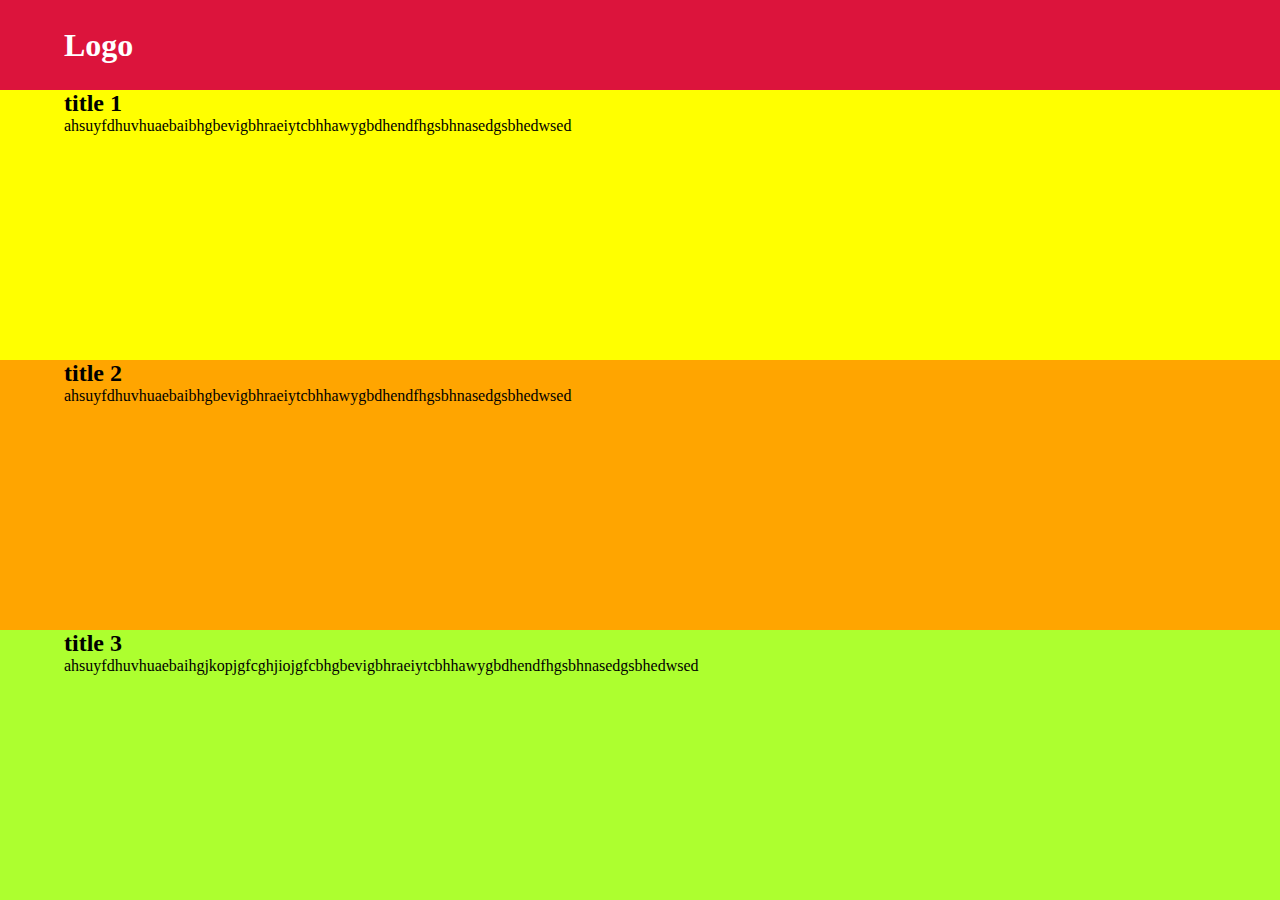
<file: Opdracht-7.1/index.html>
<!DOCTYPE html>
<html lang="en">
<head>
    <meta charset="UTF-8">
    <meta http-equiv="X-UA-Compatible" content="IE=edge">
    <meta name="viewport" content="width=device-width, initial-scale=1.0">
    <title>Document</title>
    <link rel="stylesheet" href="design.css">
</head>
<body>
    <header>
        <nav>
            <h1>Logo</h1>
            <div class="hamburger"></div>
        </nav>
    </header>
    <main>
        <section class="s s1">
            <h2 class="text">title 1</h2>
            <p class="text">ahsuyfdhuvhuaebaibhgbevigbhraeiytcbhhawygbdhendfhgsbhnasedgsbhedwsed</p>
        </section>
        <section class="s s2">
            <h2 class="text">title 2</h2>
            <p class="text">ahsuyfdhuvhuaebaibhgbevigbhraeiytcbhhawygbdhendfhgsbhnasedgsbhedwsed</p>
        </section>
        <section class="s s3">
            <h2 class="text">title 3</h2>
            <p class="text">ahsuyfdhuvhuaebaihgjkopjgfcghjiojgfcbhgbevigbhraeiytcbhhawygbdhendfhgsbhnasedgsbhedwsed</p>
        </section>
    </main>
</body>
</html>
</file>
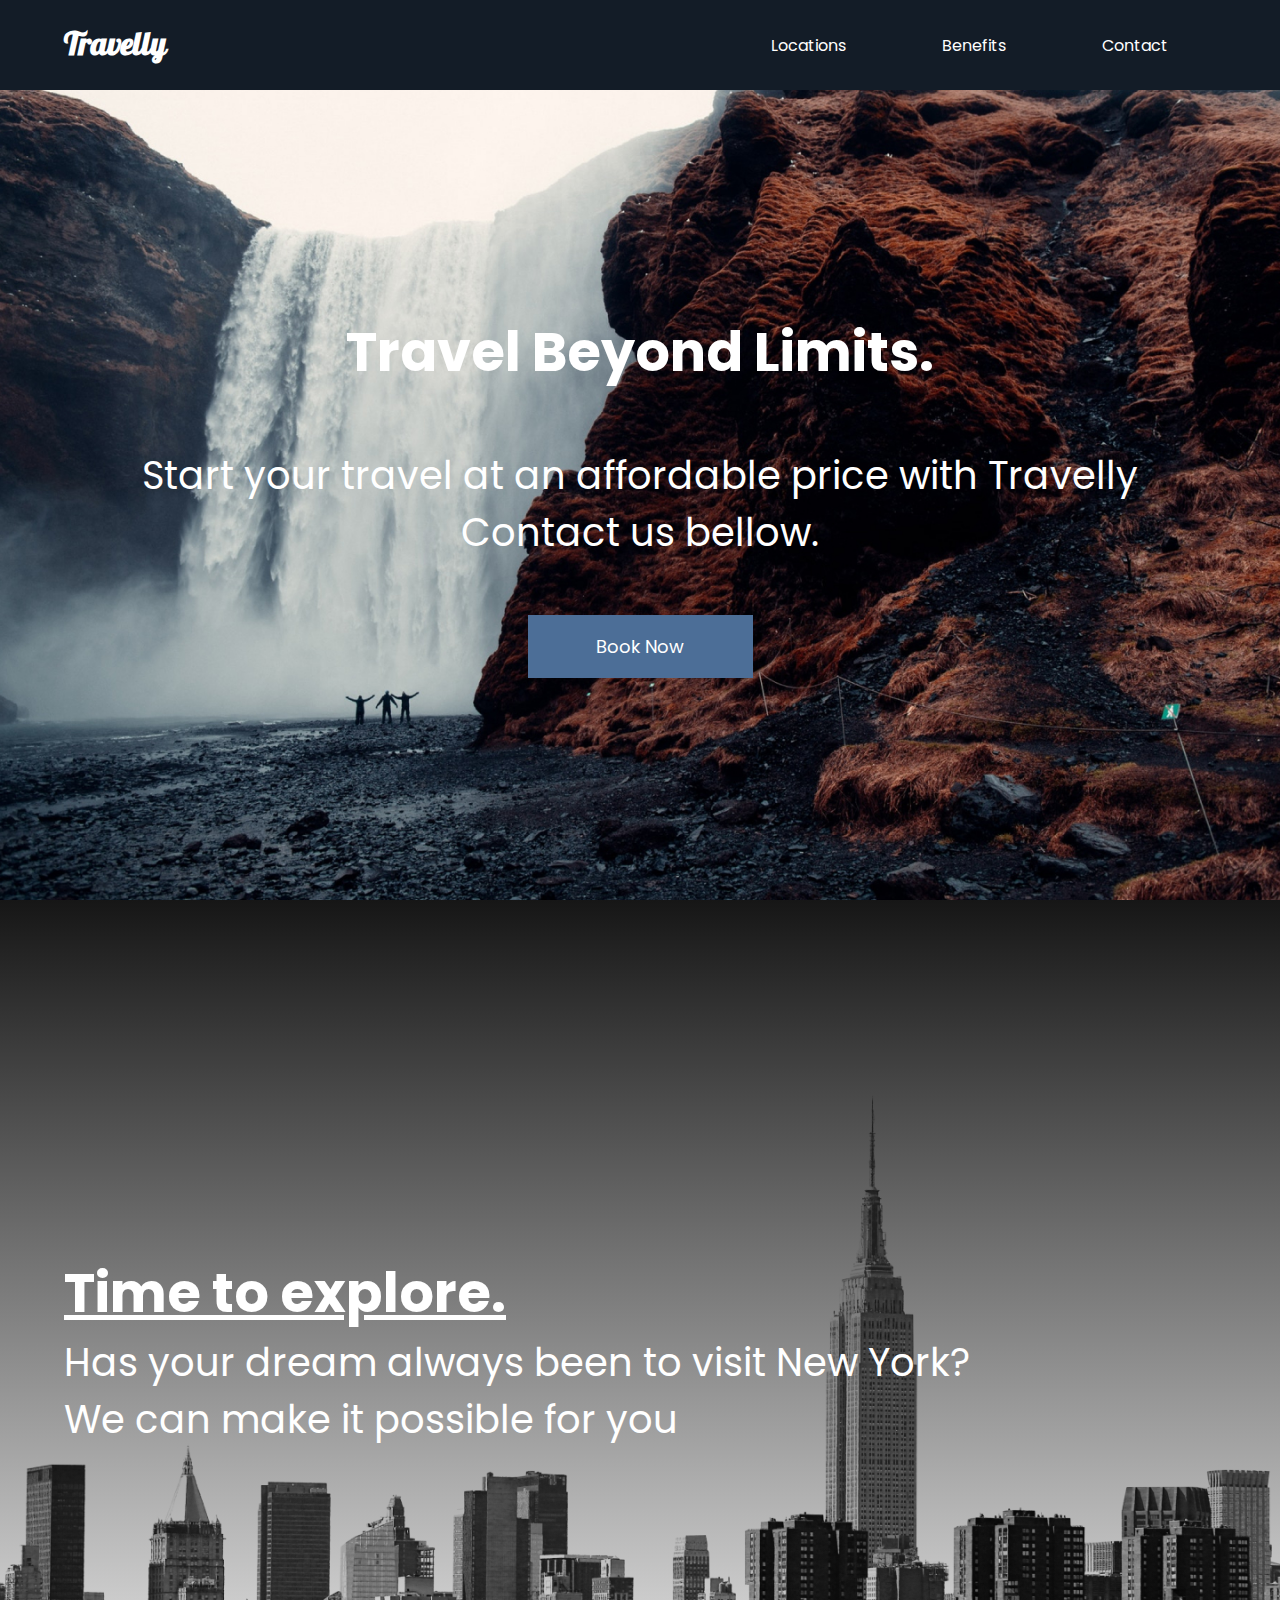
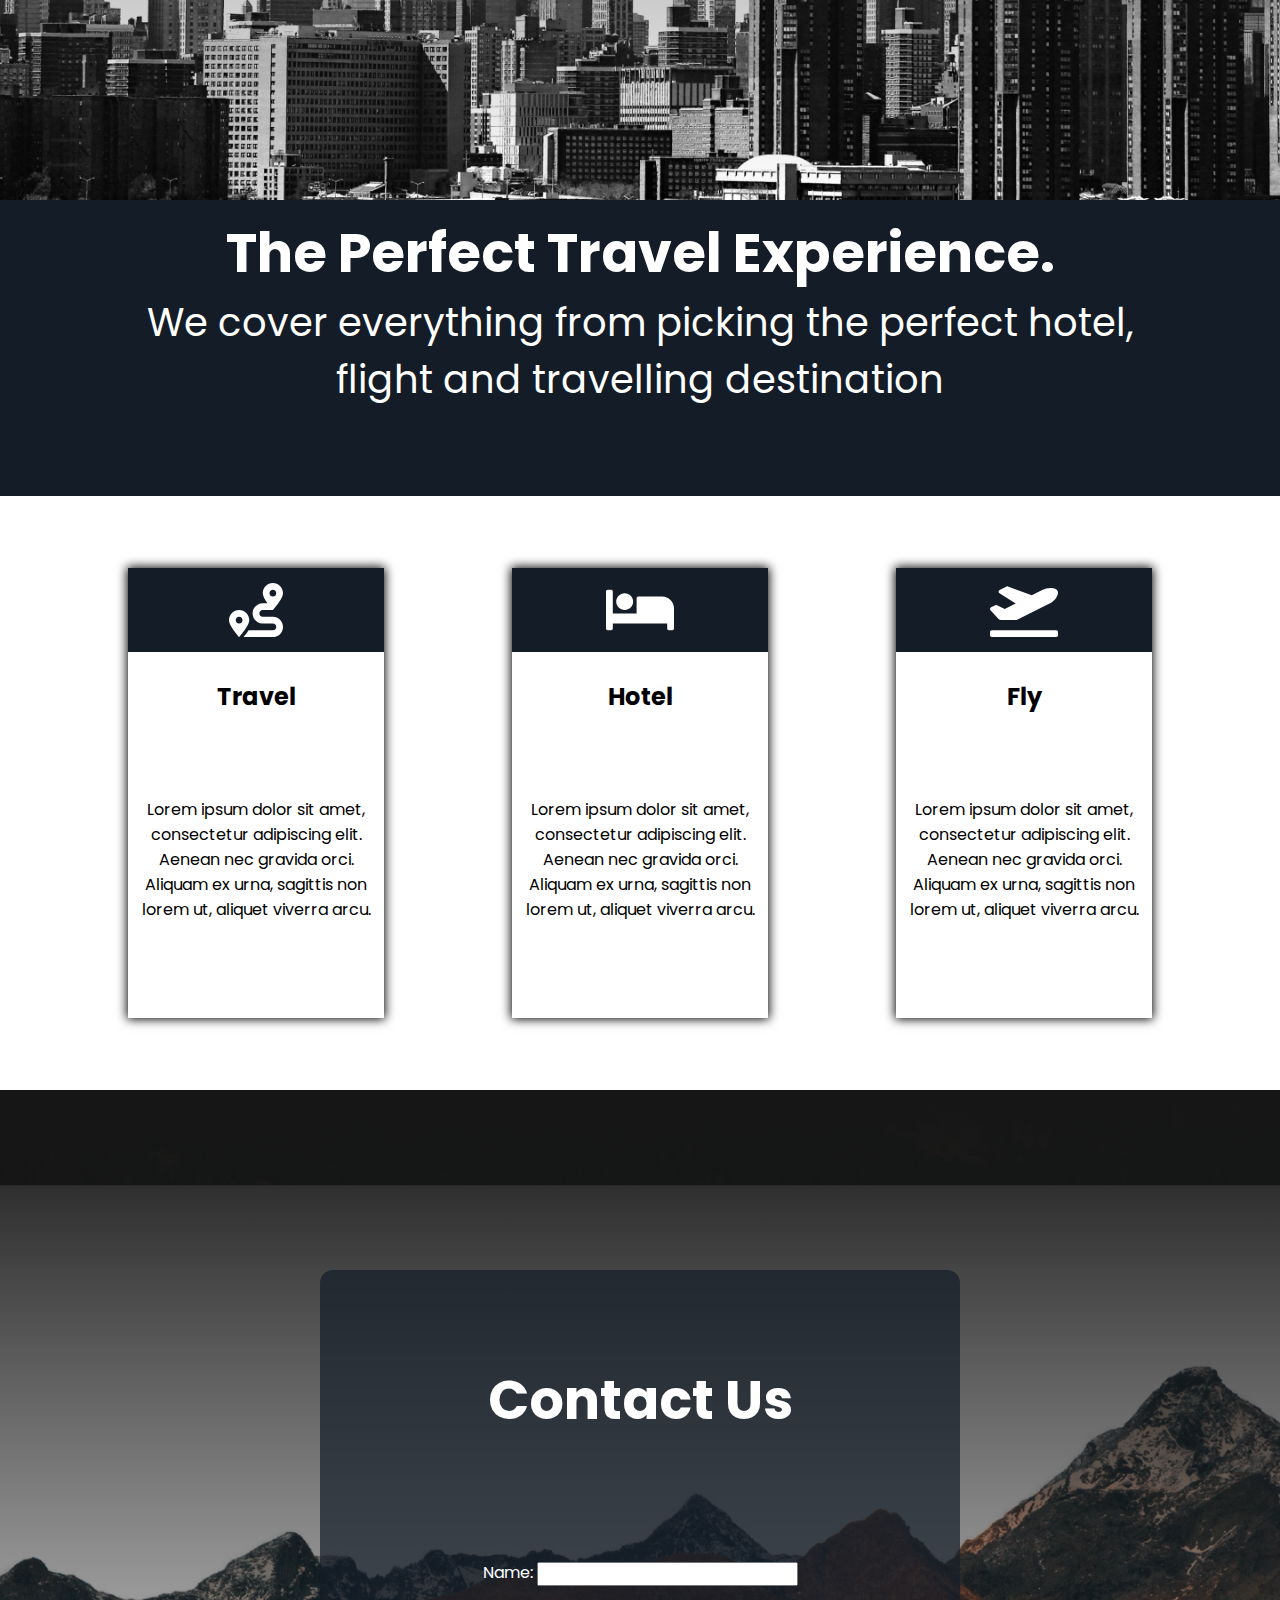
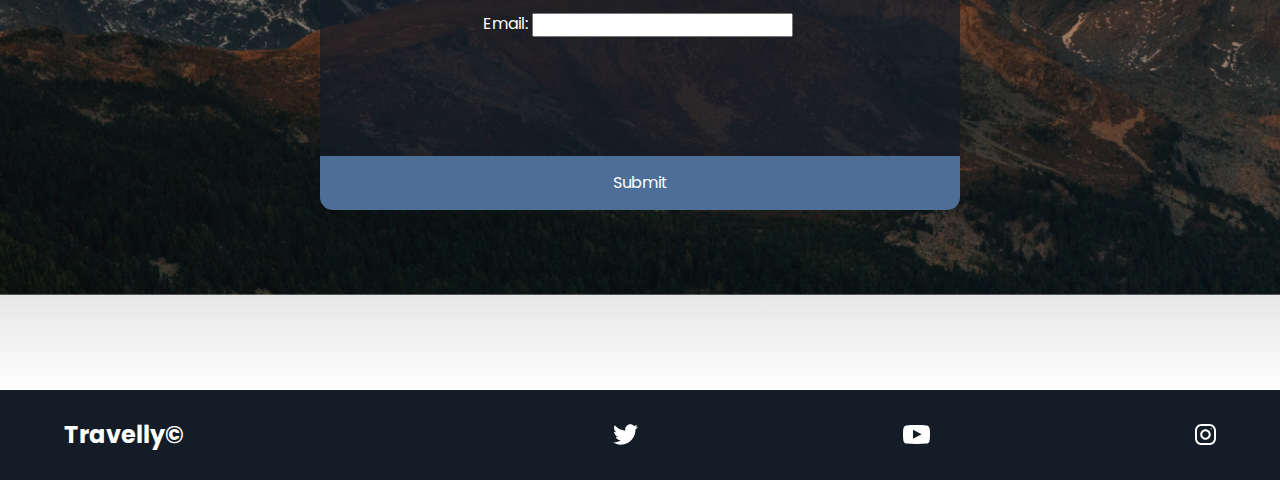
<file: Opdracht-8/index.html>
<!DOCTYPE html>
<html lang="en">
  <head>
    <meta charset="UTF-8" />
    <meta http-equiv="X-UA-Compatible" content="IE=edge" />
    <meta name="viewport" content="width=device-width, initial-scale=1.0" />
    <title>Document</title>
    <link rel="stylesheet" href="design.css" />
    <link rel="preconnect" href="https://fonts.googleapis.com" />
    <link rel="preconnect" href="https://fonts.gstatic.com" crossorigin />
    <link
      href="https://fonts.googleapis.com/css2?family=Pattaya&display=swap"
      rel="stylesheet"
    />
    <link rel="preconnect" href="https://fonts.googleapis.com" />
    <link rel="preconnect" href="https://fonts.gstatic.com" crossorigin />
    <link
      href="https://fonts.googleapis.com/css2?family=Poppins&display=swap"
      rel="stylesheet"
    />
  </head>
  <body>
    <header>
      <nav>
        <h1>Travelly</h1>
        <ul>
          <li><a href="http://">Locations</a></li>
          <li><a href="http://">Benefits</a></li>
          <li><a href="http://">Contact</a></li>
        </ul>
      </nav>
    </header>
    <main>
      <section class="locations">
        <h2 class="l lh">Travel Beyond Limits.</h2>
        <p class="l lp">
          Start your travel at an affordable price with Travelly<br />
          Contact us bellow.
        </p>
        <div class="l lbox">
          <p>Book Now</p>
        </div>
      </section>
      <section class="explore">
        <div class="ebox">
          <h2 class="eh">Time to explore.</h2>
          <p class="ep">
            Has your dream always been to visit New York?<br />
            We can make it possible for you
          </p>
        </div>
      </section>
      <section class="benefits-top">
        <h2 class="bth">The Perfect Travel Experience.</h2>
        <p class="btp">We cover everything from picking the perfect hotel,<br/> flight and travelling destination</p>
      </section>
      <section class="benefits-bot">
        <article class="benbox">
          <div class="bbi"><img class="bbl" src="./icons/icons/route-solid.svg" alt="route-solid"></div>
          <h2 class="bbh">Travel</h2>
          <p class="bbp">Lorem ipsum dolor sit amet, consectetur adipiscing elit. Aenean nec gravida orci. Aliquam ex urna, sagittis non lorem ut, aliquet viverra arcu.</p>
        </article>
        <article class="benbox">
          <div class="bbi"><img class="bbl" src="./icons/icons/bed-solid.svg" alt="route-solid"></div>
          <h2 class="bbh">Hotel</h2>
          <p class="bbp">Lorem ipsum dolor sit amet, consectetur adipiscing elit. Aenean nec gravida orci. Aliquam ex urna, sagittis non lorem ut, aliquet viverra arcu.</p>
        </article>
        <article class="benbox">
          <div class="bbi"><img class="bbl" src="./icons/icons/plane-departure-solid.svg" alt="route-solid"></div>
          <h2 class="bbh">Fly</h2>
          <p class="bbp">Lorem ipsum dolor sit amet, consectetur adipiscing elit. Aenean nec gravida orci. Aliquam ex urna, sagittis non lorem ut, aliquet viverra arcu.</p>
        </article>
      </section>
      <section class="contact">
        <div class="ConBox">
        <h2 class="ch">Contact Us</h2>
        <form action="">
          <label for="fname">Name:</label>
          <input type="text" id="fname" name="fname"><br><br>
          <label for="email">Email:</label>
          <input type="email" id="email" name="email">
        </form>
        <p class="submit">Submit</p>
      </div>
      </section>
    </main>
    <footer>
      <div class="footerlogo">
      <h2 class="fh">Travelly©</h2>
      <img class="logos" src="./icons/icons/twitter.svg" alt="">
      <img class="logos" src="./icons/icons/youtube.svg" alt="">
      <img src="./icons/icons/instagram.svg" alt="">
    </div>
    </footer>
  </body>
</html>
</file>
<file: Media-Queries/design.css>
body {
    background-color: yellow;
  }
  
  .menu {
    display: flex;
    flex-direction: row;
    justify-content: space-around;
  }
  
  @media only screen and (max-width: 600px) {
    body {
      background-color: lightblue;
    }
    .menu {
      display: flex;
      flex-direction: column;
      justify-content: space-around;
    }
  }
</file>
<file: Opdracht-2.1/design.css>
body {
    background-color: lightgoldenrodyellow;
  }
  h1 {
    color: darkblue;
    margin-left: 50px;
    font-family: Arial, Helvetica, sans-serif;
  }
  p {
    color: rgb(89, 89, 179);
    margin-left: 50px;
    font-size: 24px;
    font-family: Arial, Helvetica, sans-serif;
  }
  .naam {
    color: rgb(19, 19, 24);
    margin-left: 50px;
    margin-top: 40px;
    font-size: 12px;
    font-family: Arial, Helvetica, sans-serif;
  }
  a {
    color: rgb(98, 0, 255);
    margin-left: 50px;
    font-size: 24px;
    font-family: Arial, Helvetica, sans-serif;
  }
  .cheeseburger {
   margin-left: 50px;
   margin-bottom: 40px;
  }   
  .pastacarbonara {
    margin-left: 60px;
    margin-bottom: 20px;
   }
</file>
<file: Opdracht-3.1/design.css>
html {
    font-size: 62.5%;
}
body {
    font-family: "Goldman", cursive;
    margin-left: 0px;
    margin-top: 0px;
    margin-right: 0px;
    margin-bottom: 0px;
} 
nav {
    display: flex;
    padding: 2rem;
    min-height: 10vh;
    align-items: center;
    flex-wrap: wrap;
    margin-top: auto;
    background: #00a8c7;
    justify-content: space-between;
    width: 100%;
    position: fixed;
}
nav ul {
    display: flex;
    align-items: center;
    list-style-type: none;
}
nav li {
    font-size: 2.5rem;
    padding: 0 4rem 0 4rem;
}
nav a {
    color: white;
    text-decoration: none;
}
nav img {
    width: 5vw;
} 
h2 {
    color: white;
    text-align: center; 
    font-size: 80px;
    margin-top: 250px;
}
p {
    color: white;
    font-size: 20px;
    margin-left: 150px;
    margin-top: 200px;
}
.ar1 {
        background-image: url(./img/OPDRACHTBACK.png);
        background-size: 100%;
        background-position: center;
        height: 1000px;
}
body {
    background-color: black;
}
.Ri {
    margin-right: 33%;
    float: right;
}
.Li {
    margin-left: 30%;
    float: left;
}
.Rt {
    margin-left: 50%;
}
.Lt {
    margin-left: 27%;
}
.fp {
    background-color: #00a8c7;
    padding: 50px;
    text-align: center;   
    width: auto;
    margin-left: 0px;
  }
.dropdown {
    overflow: hidden;
}
.dropdown .dropbtn {
        font-size: 27px;
        border: none;
        outline: none;
        color: white;
        padding: 14px 16px;
        background-color: inherit;
        margin-right: 100px;
        font-family: "Goldman", cursive;
}
.dropdown:hover .dropbtn {
    background-color: #f9f9f9;
    color: #00a8c7;
}
.dropdown-content {
    display: none;
    position: absolute;
    background-color: #f9f9f9;
    min-width: 160px;
    box-shadow: 0px 8px 16px 0px rgba(0,0,0,0.2);
    z-index: 1;
}
.dropdown-content a {
    color: black;
    padding: 12px 16px;
    text-decoration: none;
    text-align: left;
}
.dropdown-content a:hover {
    background-color: rgb(255, 255, 255);
}
.dropdown:hover .dropdown-content {
    display: flex;
    flex-direction: column;
}
</file>
<file: Opdracht-3.3/design.css>
table, th, td {
    border:2px solid black;
  }
</file>
<file: opdracht-4.1/design.css>
h1 {
    color: blue;
    font-size: 24px;
    font-weight: bolder;
    font-style: italic;
  }

  h2 {
    color: #0000ff;
    font-size: 20px;
    font-weight: bolder;
  }

  h3 {
    color: teal;
    font-size: 16px;
    font-weight: bolder;
  }

  p {
    color: #4D4D4D;
    font-size: 16px;
  }

  .p1 {
    font-weight: bolder;
  }

  a {
    color: #8A2BE2;
    text-decoration: none;
  }
</file>
<file: opdracht-4.2/design.css>
body {
  font-family: Arial, Helvetica, sans-serif;
}

 header {
    background-image: url(./img/HeaderBackground.jpg);
    background-position: center;
    background-size: 100%;
    height: 300px;
    align-self: center;
    border: 2px solid rgb(0, 0, 0);
    border-radius: 50px;
    padding: 5px;
  }

  h1 {
    color: rgb(0, 0, 0);
    font-size: 24px;
    font-weight: bolder;
    font-style: italic;
    text-shadow: 1px 1px white;
  }

  h2 {
    color: #303030;
    font-size: 20px;
    font-weight: bolder;
  }

  h3 {
    color: teal;
    font-size: 16px;
    font-weight: bolder;
  }

  p {
    color: #4D4D4D;
    font-size: 16px;
  }

  .p1 {
    font-weight: bolder;
    color: rgb(0, 0, 0);
    text-shadow: 1px 1px white;
  }

  a {
    color: #8A2BE2;
    text-decoration: none;
  }
  
  img {
    width: 50%;
    border: 4px solid rgb(56, 56, 56);
  }

  article {
    border: 2px solid rgb(0, 0, 0);
    border-radius: 5px;
    border-left-width: 20px;
    padding: 5px;
  }

  .fp {
    background-color: #dddddd;
    padding: 50px;
    text-align: center;   
    border: 2px solid rgb(0, 0, 0);
  }
</file>
<file: Opdracht-6.3/design.css>
.container1 {
    display: flex;
    justify-content: center;
}
.box {
    height: 200px;
    width: 200px;
    background-color: rgb(255, 255, 255);
}
.box1 {
    flex-grow: 1;
}
h2 {
    text-align: center;
    color: blue;
    font-size: 35px;
}
</file>
<file: Opdracht-7.1/design.css>
*{
    margin: 0px;
    padding: 0px;
}
nav{
    display: flex;
    align-items: center;
    justify-content: space-between;
    width: 90%;
    margin: auto;
    height: 10vh;
    color: white;
}
header{
    background-color: crimson;
}
.hamburger{
    display: none;
}
.s{
    height: 30vh;
}
.s1{
    background-color: yellow;
}
.s2{
    background-color: orange;
}
.s3{
    background-color: greenyellow;
}
.text{
    width: 90%;
    margin: auto;
}
@media screen and (max-width: 768px){
    nav{
        justify-content: center;
    }
    header{
        background-color: rgb(233, 83, 113);
    }
    .s1{
        background-color: rgb(216, 12, 60);
    }
    .s2{
        background-color: rgb(49, 98, 213);
    }
    .s3{
        background-color: rgb(23, 75, 196);
    }
    .text{
        color: white;
    }
}
@media screen and (max-width: 576px){
    nav{
        align-items: center;
        justify-content: space-between;
    }
    header{
        background-color: rgb(118, 133, 233);
    }
    .hamburger{
        display: flex;
        padding: 2vh;
        background-color: white;
    }
    .s{
        width: 100%;
        display: flex;
        flex-direction: column;
        justify-content: center;
    }
    .s1{
        background-color: rgb(140, 217, 225);
    }
    .s2{
        background-color: rgb(211, 101, 221);
    }
    .s3{
        background-color: rgb(55, 24, 133);
    }
    .text{
        margin: 0%;
        display: flex;
        justify-content: center;
        align-self: center;
        color: white;
    }
}
</file>
<file: Opdracht-8/design.css>
* {
  margin: 0px;
  padding: 0px;
  font-family: "Poppins", sans-serif;
  color: white;
}
h1 {
  font-family: "Pattaya", sans-serif;
}
a {
  text-decoration: none;
}
header {
  background-color: #131c27;
}
nav {
  display: flex;
  align-items: center;
  flex-direction: row;
  justify-content: space-between;
  width: 90%;
  margin: auto;
  height: 10vh;
}
nav ul {
  display: flex;
  list-style-type: none;
}
nav li {
  padding: 0 3rem 0 3rem;
}
.locations {
  background: url(./img/img/landing-page.jpg);
  background-size: 100%;
  background-position: center;
  height: 90vh;
  width: 100%;
  display: flex;
  justify-content: center;
  flex-direction: column;
  align-items: center;
  flex-wrap: wrap;
}
.lh {
  font-size: 6vh;
}
.lp {
  font-size: 240%;
  text-align: center;
}
.lbox {
  display: flex;
  justify-content: center;
  align-items: center;
  background-color: #4c6e97;
  height: 7vh;
  width: 25vh;
  font-size: 2vh;
}
.l {
  margin: 3vh;
}
.explore {
  background-image: linear-gradient(rgba(22, 22, 22, 1), rgba(22, 22, 22, 0)),
    url("./img/img/new-york-page.png");
  background-size: 100%;
  background-position: center;
  height: 100vh;
  width: 100%;
  display: flex;
  justify-content: center;
  flex-direction: column;
  align-items: flex-start;
  flex-wrap: wrap;
}
.eh {
  font-size: 6vh;
  text-decoration-line: underline;
}
.ep {
  font-size: 240%;
}
.ebox {
  width: 90%;
  display: flex;
  align-self: center;
  flex-direction: column;
}
.benefits-top {
  background-color: #131c27;
  height: 30vh;
  display: flex;
  flex-direction: column;
  align-items: center;
  padding: 1%;
}
.bth {
  font-size: 6vh;
}
.btp {
  font-size: 240%;
  text-align: center;
}
.benefits-bot {
  height: 66vh;
  display: flex;
  justify-content: space-evenly;
  align-items: center;
}
.benbox{
  height: 50vh;
  width: 20%;
  box-shadow: 0 0 10px 1px rgba(0,0,0,100);
}
.bbh {
  margin-top: 3vh;
  color: black;
  text-align: center;
}
.bbp {
  margin-top: 8vh;
  color: black;
  word-wrap: break-word;
  padding: 4%;
  text-align: center;
}
.bbi{
  background-color: #131c27;
  display: flex;
  justify-content: center;
  padding: 6%;
}
.bbl{
  height: 6vh;
}
.contact{
  background-image: linear-gradient(rgba(22, 22, 22, 1), rgba(22, 22, 22, 0)),
    url("./img/img/contact-mountain.png");
  background-size: 100%;
  background-position: center;
  height: 100vh;
  width: 100%;
  display: flex;
  justify-content: center;
  align-items: center;
}
.ConBox{
  width: 50%;
  height: 60vh;
  background-color: #131c27ae;
  border-radius: 13px 13px 13px 13px;
  display: flex;
  justify-content: space-between;
  flex-direction: column;
  align-items: center;
}
.submit{
  display: flex;
  justify-content: center;
  align-items: center;
  border-radius: 0px 0px 13px 13px;
  height: 6vh;
  width: 100%;
  background-color: #4c6e97;
  margin-bottom: 0px;
}
.ch{
  font-size: 6vh;
  margin-top: 10vh;
}
footer {
  background-color: #131c27;
}
.footerlogo {
  display: flex;
  align-items: center;
  flex-direction: row;
  justify-content: space-between;
  width: 90%;
  margin: auto;
  height: 10vh;
}
.fh{
  flex-grow: 1;
}
.logos{
  margin-right: 23%;
}
</file>
